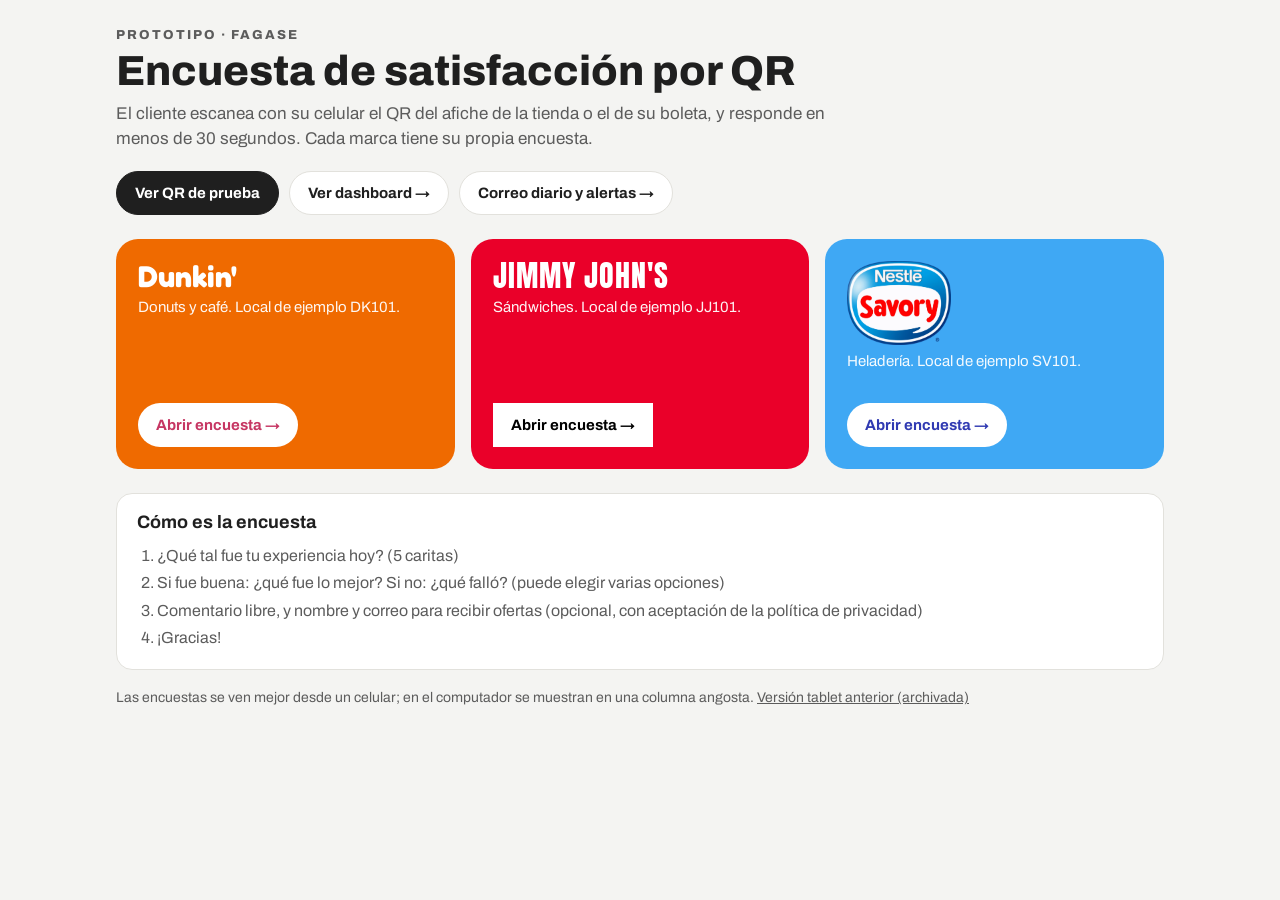
<file: index.html>
<!doctype html>
<html lang="es">
<head>
<meta charset="utf-8">
<meta name="viewport" content="width=device-width, initial-scale=1">
<meta name="robots" content="noindex, nofollow">
<title>Encuesta por QR · Prototipo</title>
<link rel="preconnect" href="https://fonts.googleapis.com">
<link rel="stylesheet" href="https://fonts.googleapis.com/css2?family=Archivo:wght@400;500;600;700;800&family=Fredoka:wght@600;700&family=Anton&family=Montserrat:ital,wght@0,800;1,800&display=swap">
<style>
:root { color-scheme: light; --fondo: #F4F4F2; --hoja: #FFFFFF; --texto: #1F1F1F; --suave: #5C5C5C; --borde: #E2E1DC; }
* { box-sizing: border-box; }
body { margin: 0; background: var(--fondo); color: var(--texto); font-family: 'Archivo', system-ui, sans-serif; }
.app { max-width: 1080px; margin: 0 auto; padding: 28px 16px 48px; }
.eyebrow { margin: 0; font-size: 13px; font-weight: 800; letter-spacing: 2px; color: var(--suave); }
h1 { margin: 6px 0 0; font-size: clamp(28px, 5vw, 42px); font-weight: 800; }
.sub { margin: 8px 0 0; max-width: 720px; font-size: 17px; line-height: 1.45; color: var(--suave); }
.acciones { display: flex; flex-wrap: wrap; gap: 10px; margin: 20px 0 24px; }
.btn { height: 44px; padding: 0 18px; display: inline-flex; align-items: center; gap: 6px; border-radius: 999px; border: 1px solid var(--borde); background: var(--hoja); color: var(--texto); font: 700 15px 'Archivo', sans-serif; text-decoration: none; }
.btn.oscuro { background: #1F1F1F; border-color: #1F1F1F; color: #FFFFFF; }
.marcas { display: grid; grid-template-columns: repeat(auto-fit, minmax(min(100%, 300px), 1fr)); gap: 16px; }
.marca { display: flex; flex-direction: column; justify-content: space-between; gap: 18px; min-height: 230px; padding: 22px; border-radius: 22px; color: #FFFFFF; text-decoration: none; }
.marca .nombre { font-size: 30px; line-height: 1; }
.marca p { margin: 6px 0 0; font-size: 15px; line-height: 1.4; opacity: 0.95; }
.marca .ir { align-self: flex-start; height: 44px; padding: 0 18px; display: inline-flex; align-items: center; border-radius: 999px; background: #FFFFFF; font: 700 15px 'Archivo', sans-serif; }
.dk { background: #EF6A00; } .dk .nombre { font-family: 'Fredoka', sans-serif; font-weight: 700; } .dk .ir { color: #C63663; }
.jj { background: #EA0029; } .jj .nombre { font-family: 'Anton', sans-serif; letter-spacing: 1px; text-transform: uppercase; } .jj .ir { color: #000000; border-radius: 0; }
.sv { background: #3FA8F4; } .sv .nombre { font-family: 'Montserrat', sans-serif; font-style: italic; font-weight: 800; } .sv .ir { color: #303AB2; }
.flujo { margin-top: 24px; padding: 18px 20px; background: var(--hoja); border: 1px solid var(--borde); border-radius: 16px; }
.flujo h2 { margin: 0 0 10px; font-size: 18px; }
.flujo ol { margin: 0; padding-left: 20px; line-height: 1.7; color: var(--suave); }
.archivo { margin-top: 20px; font-size: 14px; color: var(--suave); }
.archivo a { color: inherit; }
</style>
</head>
<body>
<div class="app">
  <p class="eyebrow">PROTOTIPO · FAGASE</p>
  <h1>Encuesta de satisfacción por QR</h1>
  <p class="sub">El cliente escanea con su celular el QR del afiche de la tienda o el de su boleta, y responde en menos de 30 segundos. Cada marca tiene su propia encuesta.</p>
  <div class="acciones">
    <a class="btn oscuro" href="qr.html">Ver QR de prueba</a>
    <a class="btn" href="dashboard.html">Ver dashboard →</a>
    <a class="btn" href="correo.html">Correo diario y alertas →</a>
  </div>
  <section class="marcas">
    <a class="marca dk" href="dunkin/?l=DK101&amp;c=tienda"><div><div class="nombre">Dunkin'</div><p>Donuts y café. Local de ejemplo DK101.</p></div><span class="ir">Abrir encuesta →</span></a>
    <a class="marca jj" href="jj/?l=JJ101&amp;c=tienda"><div><div class="nombre">Jimmy John's</div><p>Sándwiches. Local de ejemplo JJ101.</p></div><span class="ir">Abrir encuesta →</span></a>
    <a class="marca sv" href="savory/?l=SV101&amp;c=tienda"><div><img src="img/marcas/savory-logo.webp" alt="Savory" style="display: block; width: 104px; height: 84px"><p>Heladería. Local de ejemplo SV101.</p></div><span class="ir">Abrir encuesta →</span></a>
  </section>
  <section class="flujo">
    <h2>Cómo es la encuesta</h2>
    <ol>
      <li>¿Qué tal fue tu experiencia hoy? (5 caritas)</li>
      <li>Si fue buena: ¿qué fue lo mejor? Si no: ¿qué falló? (puede elegir varias opciones)</li>
      <li>Comentario libre, y nombre y correo para recibir ofertas (opcional, con aceptación de la política de privacidad)</li>
      <li>¡Gracias!</li>
    </ol>
  </section>
  <p class="archivo">Las encuestas se ven mejor desde un celular; en el computador se muestran en una columna angosta. <a href="tablet.html">Versión tablet anterior (archivada)</a></p>
</div>
</body>
</html>
</file>
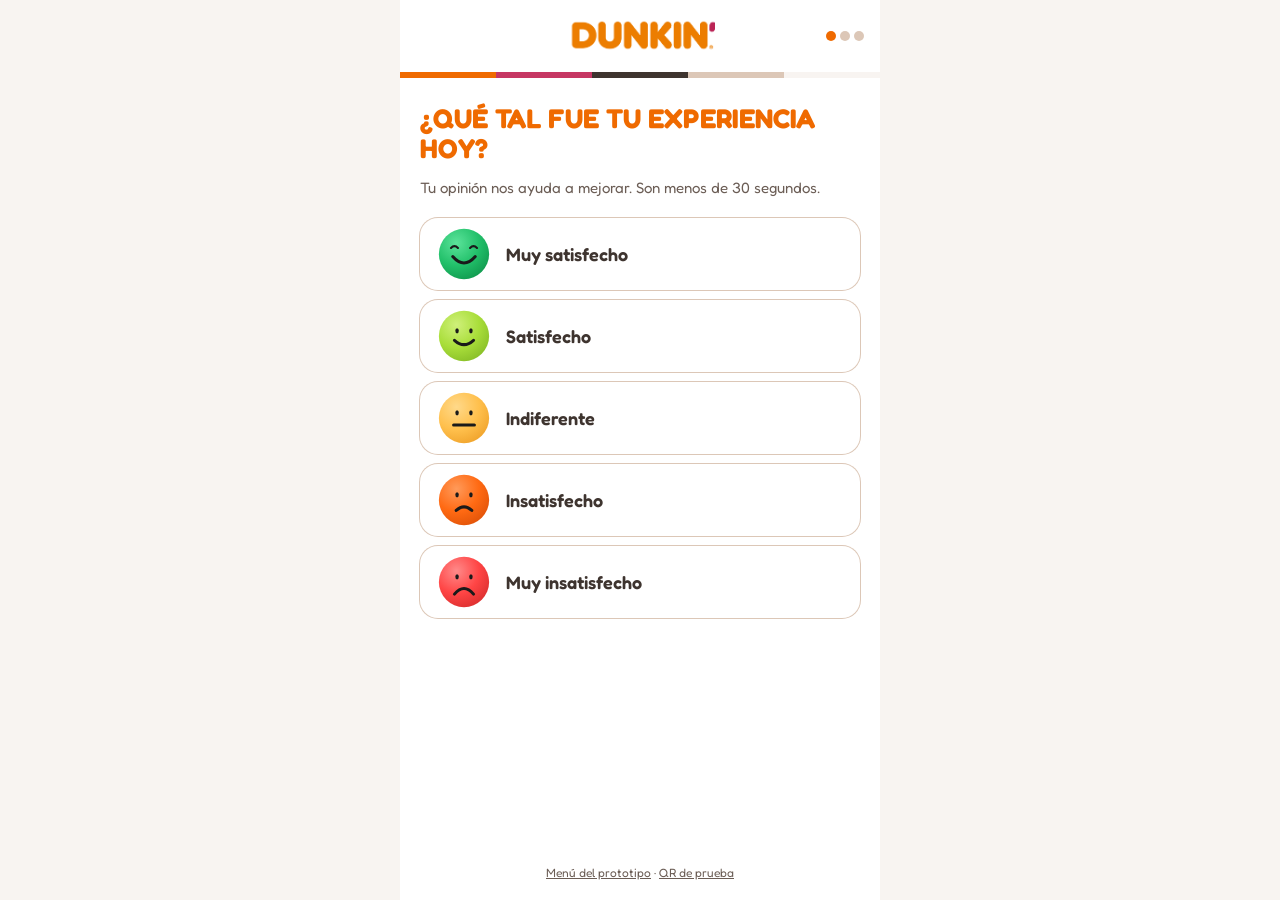
<file: dunkin/index.html>
<!doctype html>
<html lang="es">
<head>
<meta charset="utf-8">
<meta name="viewport" content="width=device-width, initial-scale=1, viewport-fit=cover">
<meta name="robots" content="noindex, nofollow">
<meta name="theme-color" content="#EF6A00">
<title>Dunkin' · ¿Qué tal tu experiencia?</title>
<link rel="preconnect" href="https://fonts.googleapis.com">
<link rel="stylesheet" href="https://fonts.googleapis.com/css2?family=Fredoka:wght@500;600;700&family=Fraunces:opsz,wght@9..144,700&display=swap">
<link rel="stylesheet" href="../css/movil.css?v=11">
<style>
/* Según el Dunkin' International Brand Playbook (2023): naranjo #EF6A00 como color dominante, rosado #C63663
   de acento, café espresso #3E342F para el texto, crema #F8F4F1 y latte #DCC7B7 para fondos y bordes.
   Títulos en mayúsculas con letra redondeada y gruesa (Dunkin' Sans Extra Bold; aquí Fredoka como equivalente
   libre) y un toque de serif (Dunkin' Serif Bold; aquí Fraunces). */
:root {
  --naranjo: #EF6A00; --rosado: #C63663; --espresso: #3E342F; --crema: #F8F4F1; --latte: #DCC7B7;
  --fondo: var(--crema); --hoja: #FFFFFF; --tarjeta: #FFFFFF; --texto: var(--espresso); --texto-suave: #6B5D55; --titulo: var(--naranjo);
  --primario: var(--naranjo); --sobre-primario: #FFFFFF; --borde: var(--latte); --sel-fondo: #FDEBDD; --ofertas-fondo: var(--crema);
  --cab-fondo: #FFFFFF; --cab-texto: var(--espresso); --progreso-vacio: var(--latte);
  --fuente: 'Fredoka', system-ui, sans-serif; --fuente-titulo: 'Fredoka', system-ui, sans-serif; --fuente-boton: 'Fredoka', system-ui, sans-serif;
  --peso-titulo: 700; --mayus: uppercase; --espaciado-titulo: 0.3px; --mayus-boton: uppercase; --espaciado-boton: 0.5px;
  --radio: 18px; --radio-chip: 999px; --radio-boton: 999px; --radio-campo: 12px;
}
/* Franja de los cinco colores de marca, como en las piezas del playbook */
.cab { position: relative; padding-bottom: 20px; }
.cab::after { content: ''; position: absolute; left: 0; right: 0; bottom: 0; height: 6px; background: linear-gradient(90deg, var(--naranjo) 0 20%, var(--rosado) 20% 40%, var(--espresso) 40% 60%, var(--latte) 60% 80%, var(--crema) 80% 100%); }
.logo-dk { position: relative; width: 150px; height: 32px; overflow: hidden; }
.logo-dk img { position: absolute; left: 0; top: -10px; width: 230px; height: 50px; }
.progreso span.lleno { background: var(--naranjo); }
h1 { font-size: 27px; line-height: 1.1; }
h1 .serif, h2 .serif { display: block; margin-top: 6px; font-family: 'Fraunces', Georgia, serif; font-weight: 700; text-transform: none; letter-spacing: 0; font-size: 0.68em; color: var(--rosado); }
.cara-fila { border-color: transparent; box-shadow: 0 0 0 1px var(--latte); }
.cara-fila:active, .cara-fila.tocado { box-shadow: 0 0 0 2px var(--naranjo); }
.chip.sel { background: var(--naranjo); border-color: var(--naranjo); }
.ofertas { border: 1px solid var(--latte); }
.enlace { color: var(--rosado); }
.gracias h1 { font-size: 38px; }
</style>
</head>
<body>
<div id="app"></div>
<script>
window.MARCA = {
  clave: 'Dunkin', nombre: "Dunkin'",
  logo: '<div class="logo-dk"><img src="../img/marcas/dunkin-logo-productos.png" alt="Dunkin"></div>',
  imagen: '<img class="imagen" src="../img/productos/04-cafe-con-dona.png" alt="">',
  textos: {
    pregunta: '¿Qué tal fue tu experiencia hoy?',
    positiva: '¡Qué bueno! ¿Qué fue lo mejor?',
    neutra: '¿Qué podríamos hacer mejor?', negativa: 'Lo sentimos. ¿Qué falló?',
    ofertas: '¿Quieres recibir ofertas y descuentos?', gracias: '¡Gracias!<span class="serif">Que tengas un día con energía positiva.</span>'
  },
  gusto: ['Calidad del producto', 'Rapidez de atención', 'Amabilidad del personal', 'Pedido correcto', 'Limpieza del local', 'Variedad de productos'],
  mejorar: ['Calidad del producto', 'Demora en la atención', 'Atención del personal', 'Pedido incorrecto', 'Limpieza del local', 'Faltaban productos']
};
</script>
<script src="../js/config.js?v=11"></script>
<script src="../js/politica.js?v=11"></script>
<script src="../js/movil.js?v=12"></script>
</body>
</html>
</file>
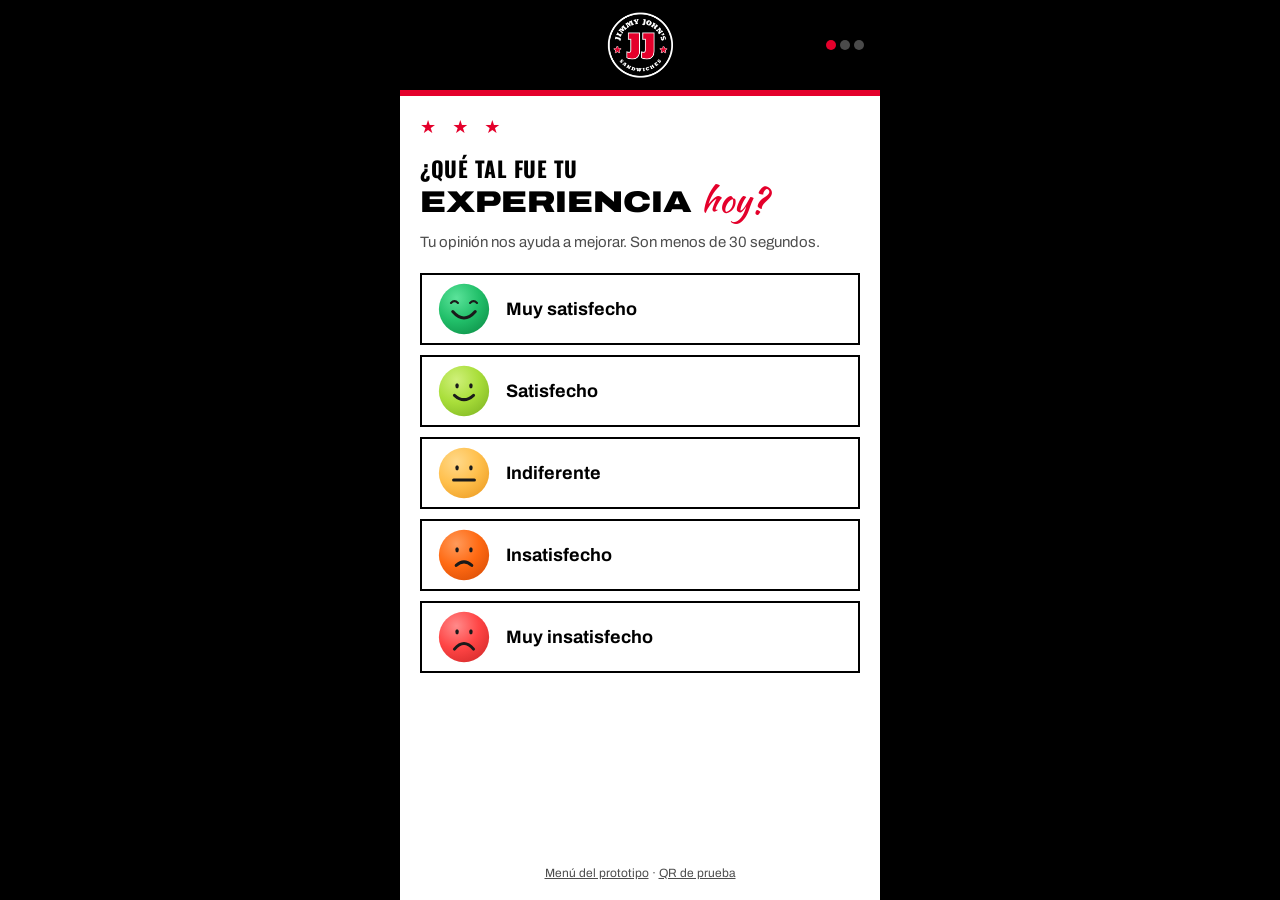
<file: jj/index.html>
<!doctype html>
<html lang="es">
<head>
<meta charset="utf-8">
<meta name="viewport" content="width=device-width, initial-scale=1, viewport-fit=cover">
<meta name="robots" content="noindex, nofollow">
<meta name="theme-color" content="#000000">
<title>Jimmy John's · ¿Qué tal tu experiencia?</title>
<link rel="preconnect" href="https://fonts.googleapis.com">
<link rel="stylesheet" href="https://fonts.googleapis.com/css2?family=Archivo:wdth,wght@100,500;100,600;100,700;125,800;125,900&family=Oswald:wght@600;700&family=Kaushan+Script&display=swap">
<link rel="stylesheet" href="../css/movil.css?v=11">
<style>
/* Según el Brand Immersion de Jimmy John's: negro, rojo #E4002B y blanco; títulos condensados y anchos
   en mayúsculas, una palabra de acento en caligrafía roja y estrellas como recurso gráfico. */
:root {
  --rojo: #E4002B;
  --fondo: #000000; --hoja: #FFFFFF; --tarjeta: #FFFFFF; --texto: #000000; --texto-suave: #4D4D4D; --titulo: #000000;
  --primario: #E4002B; --sobre-primario: #FFFFFF; --borde: #000000; --sel-fondo: #FFE5EA; --ofertas-fondo: #F4F4F4;
  --cab-fondo: #000000; --cab-texto: #FFFFFF; --progreso-vacio: #4A4A4A;
  --fuente: 'Archivo', system-ui, sans-serif; --fuente-titulo: 'Archivo', system-ui, sans-serif; --fuente-boton: 'Archivo', system-ui, sans-serif;
  --peso-titulo: 900; --mayus: uppercase; --espaciado-titulo: 0; --mayus-boton: uppercase; --espaciado-boton: 0.5px;
  --radio: 0; --radio-chip: 0; --radio-boton: 0; --radio-campo: 0;
}
.cab { padding: 12px 16px; border-bottom: 6px solid var(--rojo); }
.logo img { display: block; width: 66px; height: 66px; }
.progreso span.lleno { background: var(--rojo); }

/* Títulos: línea condensada + línea ancha + acento en caligrafía roja */
h1, h2 { font-stretch: 125%; line-height: 1.02; }
h1 { font-size: 30px; }
h1 .chico, h2 .chico { display: block; margin-bottom: 4px; font-family: 'Oswald', sans-serif; font-stretch: normal; font-weight: 700; font-size: 0.72em; letter-spacing: 0.5px; }
h1 .script, h2 .script { font-family: 'Kaushan Script', cursive; font-stretch: normal; font-weight: 400; text-transform: none; color: var(--rojo); font-size: 1.12em; }
.cuerpo::before { content: '★ ★ ★'; color: var(--rojo); font-size: 18px; letter-spacing: 6px; }

.cara-fila { border: 2px solid #000000; font-weight: 700; }
.cara-fila:active, .cara-fila.tocado { background: var(--rojo); color: #FFFFFF; border-color: var(--rojo); }
.chip { border: 2px solid #000000; font-weight: 700; }
.chip.sel { background: var(--rojo); border-color: var(--rojo); color: #FFFFFF; }
.principal { font-stretch: 125%; font-weight: 900; font-size: 18px; }
.ofertas { border: 2px solid #000000; background: #FFFFFF; }
.ofertas h2 { font-size: 20px; }

/* Gracias en negro, como las piezas de la marca */
.gracias { background: #000000; color: #FFFFFF; }
.gracias::before { color: var(--rojo); }
.gracias h1 { color: #FFFFFF; font-size: 42px; }
.gracias .sub { color: #D9D9D9; }
.gracias .sub b { color: #FFFFFF; }
.sello-grande { width: 150px; height: 150px; }
.tagline { margin-top: 6px; font-family: 'Oswald', sans-serif; font-weight: 700; font-size: 24px; line-height: 1.05; text-transform: uppercase; color: #FFFFFF; }
.tagline span { display: inline-block; margin-top: 4px; padding: 0 6px; background: var(--rojo); }
</style>
</head>
<body>
<div id="app"></div>
<script>
window.MARCA = {
  clave: "Jimmy John's", nombre: "Jimmy John's",
  logo: '<img src="../img/marcas/jj-sello.png" alt="Jimmy John&#39;s">',
  imagen: '<img class="imagen sello-grande" src="../img/marcas/jj-sello.png" alt=""><div class="tagline">The sandwich of<br><span>sandwiches</span></div>',
  textos: {
    pregunta: '<span class="chico">¿Qué tal fue tu</span>experiencia <span class="script">hoy?</span>',
    positiva: '<span class="chico">¡Buenísimo!</span>¿Qué fue lo <span class="script">mejor?</span>',
    neutra: '<span class="chico">Cuéntanos</span>¿Qué podemos <span class="script">mejorar?</span>',
    negativa: '<span class="chico">Lo sentimos</span>¿Qué <span class="script">falló?</span>',
    ofertas: '<span class="chico">¿Quieres recibir</span><span class="script">ofertas?</span>',
    gracias: '¡Gracias!'
  },
  gusto: ['Sabor del sándwich', 'Ingredientes frescos', 'Rapidez (freaky fast)', 'Pedido correcto', 'Amabilidad del personal', 'Limpieza del local'],
  mejorar: ['Sabor del sándwich', 'Ingredientes poco frescos', 'Demora en la entrega', 'Pedido incorrecto', 'Atención del personal', 'Limpieza del local']
};
</script>
<script src="../js/config.js?v=11"></script>
<script src="../js/politica.js?v=11"></script>
<script src="../js/movil.js?v=12"></script>
</body>
</html>
</file>
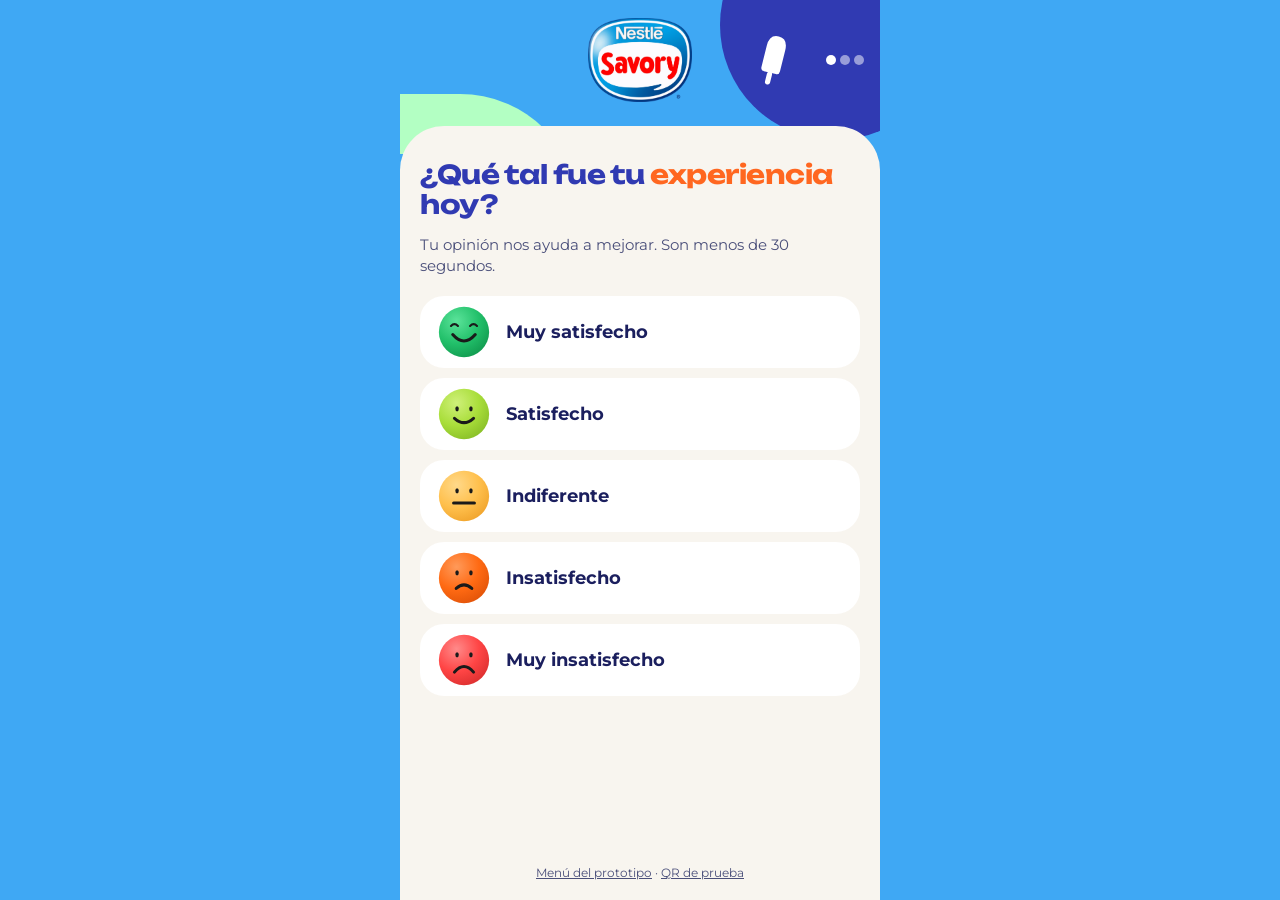
<file: savory/index.html>
<!doctype html>
<html lang="es">
<head>
<meta charset="utf-8">
<meta name="viewport" content="width=device-width, initial-scale=1, viewport-fit=cover">
<meta name="robots" content="noindex, nofollow">
<meta name="theme-color" content="#3FA8F4">
<title>Savory · ¿Qué tal tu experiencia?</title>
<link rel="preconnect" href="https://fonts.googleapis.com">
<link rel="stylesheet" href="https://fonts.googleapis.com/css2?family=Unbounded:wght@600;700;800&family=Montserrat:wght@500;600;700;800&display=swap">
<link rel="stylesheet" href="../css/movil.css?v=11">
<style>
/* Según el Brand Guidelines de Savory (2021): celeste Savory #3FA8F4 como color principal, secundarios en pares
   (Combinatoria), fondos crema, formas curvas tipo ola, íconos planos en blanco, títulos anchos (Agrandir,
   aquí Unbounded como equivalente libre) y texto en Montserrat. */
:root {
  --celeste: #3FA8F4; --azul: #303AB2; --morado: #6E3FA3; --naranjo: #FF6720; --verde: #009739; --arena: #EED484;
  --celeste-claro: #BBE5FF; --lila: #D2B3FF; --rosado: #F5D5E5; --menta: #B3FFC3; --durazno: #FFC6AE; --crema: #F8F5EF;
  --fondo: var(--celeste); --hoja: transparent; --tarjeta: #FFFFFF; --texto: #1B1F5E; --texto-suave: #4A4F7A; --titulo: var(--azul);
  --primario: var(--azul); --sobre-primario: #FFFFFF; --borde: transparent; --sel-fondo: var(--celeste-claro); --ofertas-fondo: #FFFFFF;
  --cab-fondo: transparent; --cab-texto: #FFFFFF; --progreso-vacio: rgba(255, 255, 255, 0.5);
  --fuente: 'Montserrat', system-ui, sans-serif; --fuente-titulo: 'Unbounded', 'Montserrat', sans-serif; --fuente-boton: 'Montserrat', system-ui, sans-serif;
  --peso-titulo: 700; --mayus: none; --espaciado-titulo: -0.5px; --mayus-boton: none; --espaciado-boton: 0;
  --radio: 24px; --radio-chip: 999px; --radio-boton: 999px; --radio-campo: 16px;
  /* Par de colores de cada pantalla (se cambia abajo según el paso) */
  --par-1: var(--azul); --par-2: var(--menta);
}
body:has(.chips) { --par-1: var(--naranjo); --par-2: var(--durazno); }
body:has(.ofertas) { --par-1: var(--morado); --par-2: var(--lila); }
body:has(.gracias) { --par-1: var(--verde); --par-2: var(--rosado); }

/* Cabecera celeste con dos formas curvas del par de colores y un ícono plano blanco */
.cab { position: relative; overflow: hidden; padding: 18px 16px 52px; background: var(--celeste); }
.cab::before { content: ''; position: absolute; right: -70px; top: -90px; width: 230px; height: 230px; border-radius: 50%; background: var(--par-1); }
.cab::after { content: ''; position: absolute; left: -40px; bottom: -70px; width: 220px; height: 130px; border-radius: 0 120px 0 0; background: var(--par-2); }
.cab > * { position: relative; z-index: 1; }
.logo-sv { display: block; width: 104px; height: 84px; }
.icono { position: absolute; z-index: 1; right: 26px; bottom: 16px; width: 26px; height: 52px; transform: rotate(14deg); }
.progreso span.lleno { background: #FFFFFF; }

/* Hoja crema con la esquina curva grande, como los layouts del manual */
.cuerpo { position: relative; z-index: 2; margin-top: -28px; padding-top: 28px; background: var(--crema); border-radius: 44px 44px 0 0; }
.pie { background: var(--crema); }
h1 { font-size: 26px; line-height: 1.15; }
h1 .acento, h2 .acento { color: var(--naranjo); }
.cara-fila { background: #FFFFFF; border: 2px solid #FFFFFF; font-weight: 700; color: var(--texto); }
.cara-fila:active, .cara-fila.tocado { background: var(--celeste-claro); border-color: var(--celeste); }
.chip { background: #FFFFFF; border: 2px solid #FFFFFF; font-weight: 700; color: var(--texto); }
.chip.sel { background: var(--azul); border-color: var(--azul); color: #FFFFFF; }
.principal { font-weight: 800; font-size: 18px; }
.ofertas { border-radius: 28px; }
.ofertas h2 { font-size: 19px; line-height: 1.2; }
textarea, input[type="text"], input[type="email"] { background: #FFFFFF; border-color: #FFFFFF; }
textarea:focus, input:focus { border-color: var(--celeste); }
.ofertas input[type="text"], .ofertas input[type="email"] { background: var(--crema); border-color: var(--crema); }

/* Gracias: bloque celeste con paleta blanca, como el cierre del manual */
.gracias h1 { font-size: 36px; color: var(--azul); }
.bloque-gracias { position: relative; width: 210px; height: 230px; border-radius: 40px 40px 40px 0; background: var(--celeste); overflow: hidden; }
.bloque-gracias::before { content: ''; position: absolute; left: -50px; bottom: -60px; width: 200px; height: 120px; border-radius: 0 110px 0 0; background: var(--par-2); }
.bloque-gracias::after { content: ''; position: absolute; right: -50px; top: -50px; width: 130px; height: 130px; border-radius: 50%; background: var(--par-1); }
.bloque-gracias svg { position: absolute; z-index: 1; left: 50%; top: 50%; width: 64px; height: 128px; transform: translate(-50%, -50%) rotate(-10deg); }
</style>
</head>
<body>
<div id="app"></div>
<script>
// Paleta plana en blanco, al estilo de la iconografía de Savory
const PALETA = '<svg viewBox="0 0 60 120" aria-hidden="true"><path d="M8 32 Q8 4 30 4 Q52 4 52 32 V82 Q52 90 44 90 H16 Q8 90 8 82 Z" fill="#FFFFFF"/><rect x="24" y="88" width="12" height="30" rx="6" fill="#FFFFFF"/></svg>';
window.MARCA = {
  clave: 'Savory', nombre: 'Savory',
  logo: '<img class="logo-sv" src="../img/marcas/savory-logo.webp" alt="Savory">' + PALETA.replace('<svg ', '<svg class="icono" '),
  imagen: '<div class="bloque-gracias">' + PALETA + '</div>',
  textos: {
    pregunta: '¿Qué tal fue tu <span class="acento">experiencia</span> hoy?', positiva: '¡Qué rico! ¿Qué fue <span class="acento">lo mejor?</span>',
    neutra: '¿Qué podríamos <span class="acento">hacer mejor?</span>', negativa: 'Lo sentimos. <span class="acento">¿Qué falló?</span>',
    ofertas: '¿Quieres recibir <span class="acento">ofertas y descuentos?</span>', gracias: '¡Gracias!'
  },
  gusto: ['Sabor del helado', 'Variedad de sabores', 'Textura y temperatura', 'Atención del personal', 'Rapidez', 'Limpieza del local'],
  mejorar: ['Sabor del helado', 'Pocos sabores disponibles', 'Textura o temperatura', 'Atención del personal', 'Demora en la atención', 'Limpieza del local']
};
</script>
<script src="../js/config.js?v=11"></script>
<script src="../js/politica.js?v=11"></script>
<script src="../js/movil.js?v=12"></script>
</body>
</html>
</file>
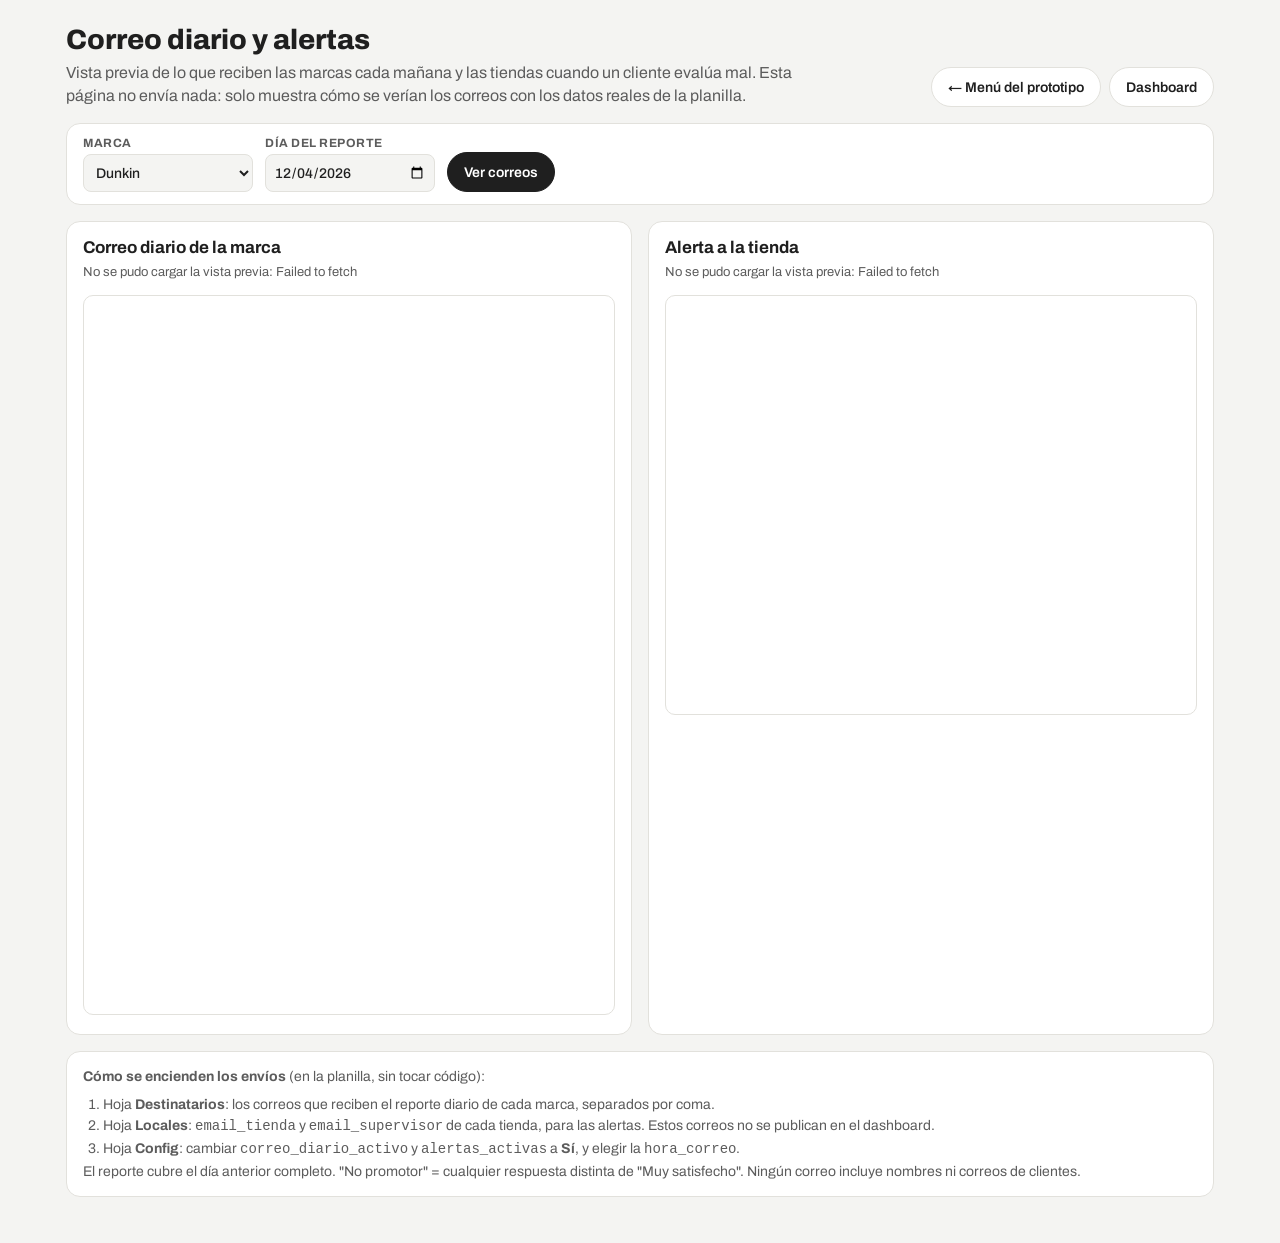
<file: correo.html>
<!doctype html>
<html lang="es">
<head>
<meta charset="utf-8">
<meta name="viewport" content="width=device-width, initial-scale=1">
<meta name="robots" content="noindex, nofollow">
<title>Correos y alertas · Vista previa</title>
<link rel="preconnect" href="https://fonts.googleapis.com">
<link rel="stylesheet" href="https://fonts.googleapis.com/css2?family=Archivo:wght@400;500;600;700;800&display=swap">
<style>
:root { color-scheme: light; --fondo: #F4F4F2; --hoja: #FFFFFF; --texto: #1F1F1F; --suave: #5C5C5C; --borde: #E2E1DC; }
* { box-sizing: border-box; }
body { margin: 0; background: var(--fondo); color: var(--texto); font-family: 'Archivo', system-ui, sans-serif; }
.app { max-width: 1180px; margin: 0 auto; padding: 24px 16px 48px; }
header { display: flex; flex-wrap: wrap; justify-content: space-between; align-items: flex-end; gap: 12px; margin-bottom: 16px; }
h1 { margin: 0; font-size: 28px; font-weight: 800; }
.sub { margin: 6px 0 0; max-width: 760px; color: var(--suave); line-height: 1.45; }
.btn { height: 40px; padding: 0 16px; display: inline-flex; align-items: center; border-radius: 999px; border: 1px solid var(--borde); background: var(--hoja); color: var(--texto); font: 600 14px 'Archivo', sans-serif; text-decoration: none; cursor: pointer; }
.btn.oscuro { background: #1F1F1F; border-color: #1F1F1F; color: #FFFFFF; }
.controles { display: flex; flex-wrap: wrap; gap: 12px; align-items: flex-end; padding: 12px 16px; margin-bottom: 16px; background: var(--hoja); border: 1px solid var(--borde); border-radius: 14px; }
.controles label { display: flex; flex-direction: column; gap: 4px; font-size: 12px; font-weight: 700; color: var(--suave); text-transform: uppercase; letter-spacing: 0.5px; }
.controles select, .controles input { height: 38px; min-width: 170px; border-radius: 8px; border: 1px solid var(--borde); background: var(--fondo); color: var(--texto); font: 500 14px 'Archivo', sans-serif; padding: 0 8px; }
.columnas { display: grid; grid-template-columns: repeat(auto-fit, minmax(min(100%, 520px), 1fr)); gap: 16px; }
.panel { background: var(--hoja); border: 1px solid var(--borde); border-radius: 14px; padding: 16px; min-width: 0; }
.panel h2 { margin: 0; font-size: 17px; }
.meta { margin: 6px 0 12px; font-size: 13px; color: var(--suave); line-height: 1.5; }
.meta b { color: var(--texto); }
.estado { display: inline-flex; align-items: center; gap: 6px; font-weight: 700; }
.estado::before { content: ''; width: 8px; height: 8px; border-radius: 999px; background: currentColor; }
.estado.on { color: #0C7A0C; } .estado.off { color: #8A6100; }
iframe { width: 100%; height: 720px; border: 1px solid var(--borde); border-radius: 10px; background: #FFFFFF; }
.nota { margin-top: 16px; padding: 14px 16px; background: var(--hoja); border: 1px solid var(--borde); border-radius: 14px; color: var(--suave); font-size: 14px; line-height: 1.55; }
.nota ol { margin: 6px 0 0; padding-left: 20px; }
</style>
</head>
<body>
<div class="app">
  <header>
    <div>
      <h1>Correo diario y alertas</h1>
      <p class="sub">Vista previa de lo que reciben las marcas cada mañana y las tiendas cuando un cliente evalúa mal. Esta página no envía nada: solo muestra cómo se verían los correos con los datos reales de la planilla.</p>
    </div>
    <div style="display: flex; gap: 8px; flex-wrap: wrap">
      <a class="btn" href="index.html">← Menú del prototipo</a>
      <a class="btn" href="dashboard.html">Dashboard</a>
    </div>
  </header>

  <section class="controles">
    <label>Marca<select id="c-marca"><option>Dunkin</option><option>Jimmy John's</option><option>Savory</option></select></label>
    <label>Día del reporte<input id="c-fecha" type="date"></label>
    <button class="btn oscuro" id="c-ver" type="button">Ver correos</button>
  </section>

  <section class="columnas">
    <div class="panel">
      <h2>Correo diario de la marca</h2>
      <p class="meta" id="m-correo">Cargando…</p>
      <iframe id="f-correo" title="Vista previa del correo diario" sandbox=""></iframe>
    </div>
    <div class="panel">
      <h2>Alerta a la tienda</h2>
      <p class="meta" id="m-alerta">Cargando…</p>
      <iframe id="f-alerta" title="Vista previa de la alerta a la tienda" sandbox="" style="height: 420px"></iframe>
    </div>
  </section>

  <div class="nota">
    <b>Cómo se encienden los envíos</b> (en la planilla, sin tocar código):
    <ol>
      <li>Hoja <b>Destinatarios</b>: los correos que reciben el reporte diario de cada marca, separados por coma.</li>
      <li>Hoja <b>Locales</b>: <code>email_tienda</code> y <code>email_supervisor</code> de cada tienda, para las alertas. Estos correos no se publican en el dashboard.</li>
      <li>Hoja <b>Config</b>: cambiar <code>correo_diario_activo</code> y <code>alertas_activas</code> a <b>Sí</b>, y elegir la <code>hora_correo</code>.</li>
    </ol>
    El reporte cubre el día anterior completo. "No promotor" = cualquier respuesta distinta de "Muy satisfecho". Ningún correo incluye nombres ni correos de clientes.
  </div>
</div>
<script src="js/config.js?v=12"></script>
<script>
const url = window.CONFIG.APPS_SCRIPT_URL;
const ayer = new Date(Date.now() - 864e5);
document.getElementById('c-fecha').value = ayer.getFullYear() + '-' + String(ayer.getMonth() + 1).padStart(2, '0') + '-' + String(ayer.getDate()).padStart(2, '0');

const estadoTxt = (activo, n, quien) => `${activo ? '<span class="estado on">Envío encendido</span>' : '<span class="estado off">Envío apagado</span>'} · ${n ? `${n} ${quien}` : `sin ${quien} configurados`}`;
const e = (t) => String(t).replace(/[&<>"']/g, (c) => ({ '&': '&amp;', '<': '&lt;', '>': '&gt;', '"': '&quot;', "'": '&#39;' }[c]));

async function ver() {
  const marca = document.getElementById('c-marca').value;
  const fecha = document.getElementById('c-fecha').value;
  const mC = document.getElementById('m-correo'), mA = document.getElementById('m-alerta');
  mC.textContent = mA.textContent = 'Cargando…';
  try {
    const [c, a] = await Promise.all([
      fetch(`${url}?accion=correo&marca=${encodeURIComponent(marca)}&fecha=${fecha}&t=${Date.now()}`).then((r) => r.json()),
      fetch(`${url}?accion=alerta_prueba&marca=${encodeURIComponent(marca)}&t=${Date.now()}`).then((r) => r.json())
    ]);
    if (!c.ok || !a.ok) throw new Error(c.error || a.error || 'respuesta inválida');
    mC.innerHTML = `<b>Asunto:</b> ${e(c.asunto)}<br>${estadoTxt(c.activo, c.destinatarios, 'destinatarios')}`;
    mA.innerHTML = `<b>Asunto:</b> ${e(a.asunto)}<br>${estadoTxt(a.activo, a.destinatarios, 'destinatarios para esa tienda')} · se envía cuando un cliente marca Insatisfecho o Muy insatisfecho`;
    document.getElementById('f-correo').srcdoc = c.html;
    document.getElementById('f-alerta').srcdoc = a.html;
  } catch (err) {
    mC.textContent = mA.textContent = 'No se pudo cargar la vista previa: ' + err.message;
  }
}
document.getElementById('c-ver').addEventListener('click', ver);
document.getElementById('c-marca').addEventListener('change', ver);
ver();
</script>
</body>
</html>
</file>
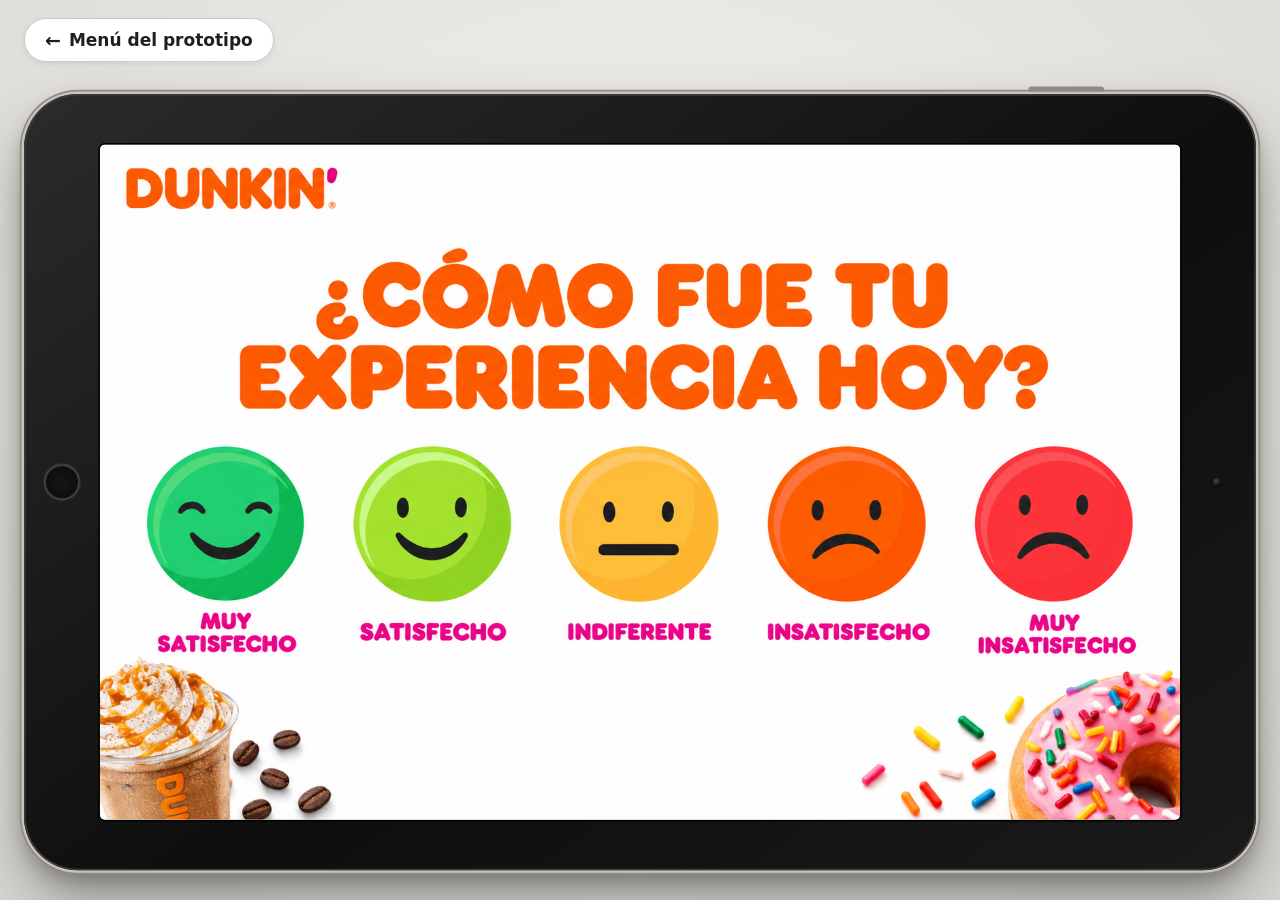
<file: dunkin-actual.html>
<!doctype html>
<html lang="es">
<head>
<meta charset="utf-8">
<meta name="viewport" content="width=device-width, initial-scale=1, maximum-scale=1, user-scalable=no">
<meta name="robots" content="noindex, nofollow">
<title>Dunkin · Flujo actual</title>
<link rel="preconnect" href="https://fonts.googleapis.com">
<link rel="stylesheet" href="https://fonts.googleapis.com/css2?family=Fredoka:wght@500;600;700&family=Roboto:wght@400;500&display=swap">
<link rel="stylesheet" href="css/app.css?v=10">
</head>
<body>
<div id="escenario"></div>
<script src="js/config.js?v=10"></script>
<script src="js/comun.js?v=10"></script>
<script>
// Flujo actual de Dunkin: cada paso es la captura de la tablet con zonas táctiles encima.
// Las coordenadas están medidas sobre las imágenes originales de 1586 x 992 px.
const K = 1280 / 1586;
const esc = (a) => ({ x: Math.round(a[0] * K), y: Math.round(a[1] * K), w: Math.round(a[2] * K), h: Math.round(a[3] * K) });
const ATRIBUTOS = ['calidad', 'exactitud', 'velocidad', 'amabilidad', 'limpieza'];

const filaCaras = (centros, y0, y1) => centros.map((cx, i) => ({ r: [cx - 140, y0, 280, y1 - y0], label: CARAS[i], valor: CARAS[i] }));

const PASOS = [
  { img: '02-experiencia', alt: '¿Cómo fue tu experiencia hoy?', campo: 'experiencia', zonas: filaCaras([184, 488, 792, 1097, 1401], 430, 760) },
  { img: '03-cliente-delivery', alt: 'Selecciona la opción que mejor te identifica', campo: 'tipo_cliente', volver: [1330, 30, 226, 90],
    zonas: [{ r: [298, 532, 486, 133], label: 'Soy cliente', valor: 'Cliente' }, { r: [806, 532, 488, 133], label: 'Soy delivery', valor: 'Delivery', saltar: 3 }] },
  { img: '04-tipo-producto', alt: 'Indica el tipo de producto', campo: 'producto', volver: [1340, 42, 216, 82],
    zonas: [[34, 408, 495, 228, 'Donuts'], [549, 408, 489, 228, 'Bebidas calientes'], [1057, 408, 495, 228, 'Bebidas frías'], [269, 679, 512, 229, 'Sándwiches'], [804, 679, 512, 229, 'Muffins']].map((p) => ({ r: p.slice(0, 4), label: p[4], valor: p[4] })) },
  { img: '05-calidad', alt: 'Satisfacción con la calidad', campo: 'calidad', volver: [1308, 34, 240, 94], zonas: filaCaras([162, 477, 793, 1109, 1425], 480, 830) },
  { img: '06-exactitud-pedido', alt: 'Satisfacción con la exactitud del pedido', campo: 'exactitud', volver: [1324, 32, 231, 96], zonas: filaCaras([157, 472, 792, 1110, 1425], 515, 860) },
  { img: '07-velocidad', alt: 'Satisfacción con la velocidad del servicio', campo: 'velocidad', volver: [1346, 55, 211, 79], zonas: filaCaras([158, 471, 789, 1108, 1425], 505, 845) },
  { img: '08-amabilidad', alt: 'Satisfacción con la amabilidad del servicio', campo: 'amabilidad', volver: [1321, 40, 235, 91], zonas: filaCaras([173, 481, 790, 1098, 1408], 520, 860) },
  { img: '09-limpieza', alt: 'Satisfacción con la limpieza', campo: 'limpieza', volver: [1333, 42, 221, 84], zonas: filaCaras([158, 471, 792, 1108, 1425], 480, 830) },
  { img: '10-recomendacion', alt: '¿Recomendarías Dunkin a algún amigo o familiar?', campo: 'nps', volver: [1285, 32, 270, 99],
    zonas: [88, 228, 369, 509, 650, 791, 932, 1073, 1213, 1354, 1495].map((cx, n) => ({ r: [cx - 64, 722, 128, 128], label: String(n), valor: n })) },
  { img: '11-comentarios', alt: '¡Ayúdanos a mejorar! ¿Algún comentario?', volver: [1364, 37, 186, 73],
    zonas: [{ r: [67, 634, 781, 111], label: 'Siguiente' }],
    textos: [{ id: 'comentario', label: 'Comentario', r: [70, 418, 885, 180], area: true }] },
  { img: '01-contacto', alt: 'Si deseas que te contactemos, ingresa tus datos', volver: [1352, 25, 210, 80],
    zonas: [{ r: [1266, 838, 284, 95], label: 'Finalizar' }],
    textos: [
      { id: 'nombres', label: 'Nombres', r: [476, 535, 498, 71] },
      { id: 'apellidos', label: 'Apellidos', r: [1011, 535, 531, 71] },
      { id: 'email_usuario', label: 'Email: usuario', r: [476, 712, 461, 72] },
      { id: 'email_dominio', label: 'Email: dominio', r: [1042, 712, 500, 72] }
    ] }
];
const GRACIAS = PASOS.length;

let estado;
function reiniciarEstado() {
  estado = { paso: 0, hist: [], reg: nuevoRegistro('Dunkin', 'Actual'), textos: {} };
}

const escenario = document.getElementById('escenario');
if (new URLSearchParams(location.search).has('zonas')) escenario.classList.add('ver-zonas');

function ir(n) {
  estado.hist.push(estado.paso);
  estado.paso = n;
  estado.reg.ultimo_paso = n < GRACIAS ? PASOS[n].alt : 'Gracias';
  if (n === GRACIAS) terminar(true);
  pintar();
}
function volver() {
  if (!estado.hist.length) return;
  estado.paso = estado.hist.pop();
  pintar();
}

function leerTextos() {
  escenario.querySelectorAll('[data-texto]').forEach((el) => { estado.textos[el.dataset.texto] = el.value; });
}

function terminar(completa) {
  const t = estado.textos;
  estado.reg.comentario = t.comentario || '';
  estado.reg.nombres = t.nombres || '';
  estado.reg.apellidos = t.apellidos || '';
  estado.reg.email = (t.email_usuario || t.email_dominio) ? `${t.email_usuario || ''}@${t.email_dominio || ''}` : '';
  estado.reg.completada = completa;
  enviarRegistro(estado.reg);
}

let temporizadorGracias = null;
function pintar() {
  clearTimeout(temporizadorGracias);
  const n = estado.paso;
  if (n === GRACIAS) {
    escenario.innerHTML = `
      <div class="pantalla" style="background: #CB2F63; color: #FFFFFF; display: flex; flex-direction: column; align-items: center; padding-top: 110px">
        <h1 style="margin: 0; font-size: 130px; line-height: 1; font-weight: 700">¡GRACIAS!</h1>
        <p style="margin: 14px 0 0; font-size: 28px; font-weight: 500">Tu opinión nos ayuda a mejorar</p>
        <div class="abs" style="left: 0; bottom: -50px; width: 1280px; display: flex; justify-content: center; align-items: flex-end; gap: 24px">
          <img src="img/productos/02-cafe-caliente.png" alt="" style="height: 350px">
          <img src="img/productos/04-cafe-con-dona.png" alt="" style="height: 400px">
          <img src="img/productos/01-bebida-rosada.png" alt="" style="height: 380px">
          <img src="img/productos/05-cafe-crema-chocolate.png" alt="" style="height: 360px">
        </div>
        <button id="btn-inicio" class="abs" style="right: 24px; top: 24px; height: 56px; padding: 0 24px; border: 3px solid #FFFFFF; border-radius: 14px; background: transparent; font-size: 22px; font-weight: 700; letter-spacing: 1px; color: #FFFFFF">INICIO</button>
      </div>`;
    document.getElementById('btn-inicio').onclick = () => { reiniciarEstado(); pintar(); };
    temporizadorGracias = setTimeout(() => { reiniciarEstado(); pintar(); }, (CONFIG.GRACIAS_SEG || 6) * 1000);
    return;
  }

  const p = PASOS[n];
  let html = `<img class="pantalla" src="img/pantallas/${p.img}.png" alt="${escaparHTML(p.alt)}" style="width: 1280px; height: 800px">`;
  (p.textos || []).forEach((t) => {
    const r = esc(t.r);
    const estilo = `left: ${r.x}px; top: ${r.y}px; width: ${r.w}px; height: ${r.h}px`;
    const valor = escaparHTML(estado.textos[t.id] || '');
    html += t.area
      ? `<textarea class="campo" data-texto="${t.id}" aria-label="${t.label}" maxlength="300" style="${estilo}">${valor}</textarea>`
      : `<input class="campo" data-texto="${t.id}" aria-label="${t.label}" type="text" value="${valor}" autocomplete="off" style="${estilo}">`;
  });
  p.zonas.forEach((z, i) => {
    const r = esc(z.r);
    html += `<button class="zona" data-zona="${i}" aria-label="${escaparHTML(z.label)}" style="left: ${r.x}px; top: ${r.y}px; width: ${r.w}px; height: ${r.h}px"></button>`;
  });
  if (p.volver) {
    const r = esc(p.volver);
    html += `<button class="zona" data-volver aria-label="Volver" style="left: ${r.x}px; top: ${r.y}px; width: ${r.w}px; height: ${r.h}px"></button>`;
  }
  html += `<a class="menu-link" href="tablet.html">Menú del prototipo</a>`;
  escenario.innerHTML = html;

  escenario.querySelectorAll('[data-zona]').forEach((b) => {
    b.onclick = () => {
      const z = p.zonas[Number(b.dataset.zona)];
      leerTextos();
      if (p.campo) estado.reg[p.campo] = z.valor;
      tocarYSeguir(b, () => ir(z.saltar !== undefined ? z.saltar : n + 1));
    };
  });
  const bv = escenario.querySelector('[data-volver]');
  if (bv) bv.onclick = () => { leerTextos(); volver(); };
  escenario.querySelectorAll('[data-texto]').forEach((el) => { el.oninput = () => { estado.textos[el.dataset.texto] = el.value; }; });
  const primero = escenario.querySelector('[data-texto]');
  if (primero) setTimeout(() => primero.focus(), 50);
}

const inactividad = crearInactividad(() => {
  if (estado.paso > 0 && estado.paso < GRACIAS) { leerTextos(); terminar(false); }
  reiniciarEstado();
  pintar();
});

precargar(PASOS.map((p) => `img/pantallas/${p.img}.png`).concat(['02-cafe-caliente', '04-cafe-con-dona', '01-bebida-rosada', '05-cafe-crema-chocolate'].map((f) => `img/productos/${f}.png`)));
reiniciarEstado();
ajustarEscenario();
pintar();
inactividad.reiniciar();
</script>
</body>
</html>
</file>
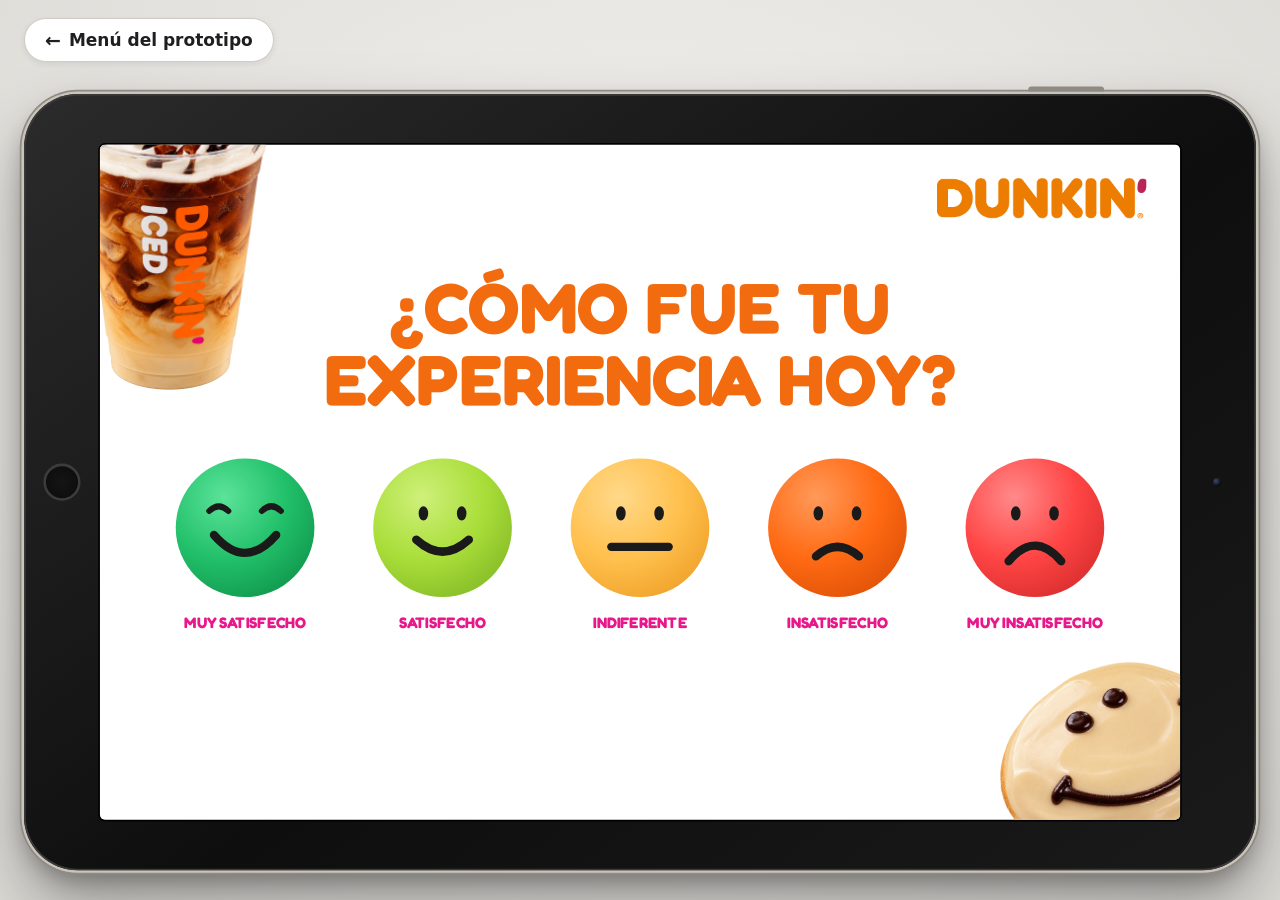
<file: dunkin-propuesto.html>
<!doctype html>
<html lang="es">
<head>
<meta charset="utf-8">
<meta name="viewport" content="width=device-width, initial-scale=1, maximum-scale=1, user-scalable=no">
<meta name="robots" content="noindex, nofollow">
<title>Dunkin · Flujo propuesto</title>
<link rel="preconnect" href="https://fonts.googleapis.com">
<link rel="stylesheet" href="https://fonts.googleapis.com/css2?family=Fredoka:wght@500;600;700&display=swap">
<link rel="stylesheet" href="css/app.css?v=10">
<style>
.logo-dk { position: absolute; width: 170px; height: 36px; overflow: hidden; }
.logo-dk img { position: absolute; left: 0; top: -11px; width: 260px; height: 57px; }
.opcion { height: 104px; border-radius: 20px; border: 2px solid #E7DCD6; background: #FFFFFF; font-size: 24px; font-weight: 600; color: #4A2C22; display: flex; align-items: center; justify-content: space-between; gap: 12px; padding: 0 24px; text-align: left; }
.opcion.sel { background: #E8178A; border-color: #E8178A; color: #FFFFFF; }
.opcion .check { display: none; }
.opcion.sel .check { display: block; }
.circulo { width: 94px; height: 94px; border-radius: 999px; border: none; font-size: 42px; font-weight: 700; color: #FFFFFF; }
</style>
</head>
<body>
<div id="escenario" style="color: #4A2C22"></div>
<script src="js/config.js?v=10"></script>
<script src="js/politica.js?v=11"></script>
<script src="js/comun.js?v=10"></script>
<script>
const MEJORAR = ['Rapidez de atención', 'Amabilidad del personal', 'Calidad del producto', 'Limpieza del local', 'Pedido incompleto o incorrecto', 'Otro motivo'];
const GUSTO = ['Rapidez de atención', 'Amabilidad del personal', 'Calidad del producto', 'Limpieza del local', 'Variedad de productos', 'Otro motivo'];
const NPS_COLORES = ['#A10E2B', '#C3201F', '#D9271C', '#EE3418', '#FF3A12', '#FF3E0D', '#FF5A0A', '#FF8C00', '#E6C200', '#22C42E', '#0BAF2A'];
const PASOS = ['Experiencia', 'Tipo de cliente', 'Seguimiento', 'NPS', 'Comentario', 'Ofertas', 'Gracias'];
const GRACIAS = 6;

const escenario = document.getElementById('escenario');
let estado;
function reiniciarEstado() {
  estado = { paso: 0, hist: [], reg: nuevoRegistro('Dunkin', 'Propuesto'), exp: null, sel: {}, comentario: '' };
}
function ir(n) {
  estado.hist.push(estado.paso);
  estado.paso = n;
  estado.reg.ultimo_paso = PASOS[n];
  if (n === GRACIAS) terminar(true);
  pintar();
}
function volver() { if (estado.hist.length) { estado.paso = estado.hist.pop(); pintar(); } }
function terminar(completa) {
  const lista = estado.exp !== null && estado.exp <= 1 ? GUSTO : MEJORAR;
  const elegidos = lista.filter((o, i) => estado.sel[i]);
  estado.reg.motivos = elegidos.length ? (estado.exp <= 1 ? 'Gustó: ' : 'Mejorar: ') + elegidos.join(', ') : '';
  estado.reg.comentario = estado.comentario;
  estado.reg.completada = completa;
  enviarRegistro(estado.reg);
}

const logo = (x, y) => `<div class="logo-dk" style="left: ${x}px; top: ${y}px"><img src="img/marcas/dunkin-logo-productos.png" alt="Dunkin"></div>`;
const botonVolver = '<button class="volver-dk" data-accion="volver">VOLVER</button>';
const menu = '<a class="menu-link" href="tablet.html">Menú del prototipo</a>';

let temporizadorGracias = null;
function pintar() {
  clearTimeout(temporizadorGracias);
  const n = estado.paso;
  let html = '';
  if (n === 0) {
    html = `
      <img class="abs" src="img/productos/05-cafe-crema-chocolate.png" alt="" style="left: -70px; top: -150px; width: 300px">
      <img class="abs" src="img/productos/03-dona-sonrisa.png" alt="" style="right: -90px; bottom: -80px; width: 320px; transform: rotate(-14deg)">
      <div class="abs" style="right: 40px; top: 36px; width: 260px; height: 55px; overflow: hidden"><img src="img/marcas/dunkin-logo-productos.png" alt="Dunkin" style="position: absolute; left: 0; top: -17px; width: 398px; height: 88px"></div>
      <div class="pantalla" style="display: flex; flex-direction: column; align-items: center; padding-top: 150px">
        <h1 style="margin: 0 0 48px; max-width: 960px; font-size: 84px; line-height: 1.02; font-weight: 700; color: #F26B0F; text-align: center">¿CÓMO FUE TU EXPERIENCIA HOY?</h1>
        <div style="display: flex; gap: 64px">
          ${CARAS.map((c, i) => `<button class="cara" data-cara="${i}" aria-label="${c}">${caraSVG(i, 170)}<span style="font-size: 18px; font-weight: 700; color: #E8178A; text-transform: uppercase">${c}</span></button>`).join('')}
        </div>
      </div>`;
  } else if (n === 1) {
    html = `${logo(40, 28)}${botonVolver}
      <img class="abs" src="img/productos/06-croissant.png" alt="" style="left: -90px; bottom: -70px; width: 430px">
      <img class="abs" src="img/productos/01-bebida-rosada.png" alt="" style="right: -40px; bottom: -50px; height: 430px">
      <div class="pantalla centro">
        <h1 style="margin: 0 0 48px; font-size: 58px; line-height: 1.1; font-weight: 700; color: #F26B0F; text-align: center">Selecciona la opción<br>que mejor te identifica</h1>
        <div style="display: flex; gap: 32px">
          <button data-tipo="Cliente" style="width: 380px; height: 120px; border: none; border-radius: 24px; background: #E8178A; font-size: 38px; font-weight: 700; color: #FFFFFF">SOY CLIENTE</button>
          <button data-tipo="Delivery" style="width: 380px; height: 120px; border: none; border-radius: 24px; background: #F26B0F; font-size: 38px; font-weight: 700; color: #FFFFFF">SOY DELIVERY</button>
        </div>
      </div>`;
  } else if (n === 2) {
    const positivo = estado.exp <= 1;
    const lista = positivo ? GUSTO : MEJORAR;
    html = `${logo(40, 28)}${botonVolver}
      <div class="pantalla centro" style="padding: 70px 120px 40px">
        <h1 style="margin: 0; font-size: 50px; line-height: 1.1; font-weight: 700; text-align: center"><span style="color: #F26B0F">${positivo ? '¡Qué bueno!' : 'Cuéntanos qué pasó.'}</span> <span style="color: #E8178A">${positivo ? '¿Qué fue lo que más te gustó?' : '¿Qué podemos mejorar?'}</span></h1>
        <p style="margin: 10px 0 0; font-size: 22px; font-weight: 500; color: #7A5A4E">Puedes elegir más de una opción</p>
        <div style="display: grid; grid-template-columns: repeat(3, minmax(0, 1fr)); gap: 20px; margin-top: 36px; width: 1040px">
          ${lista.map((o, i) => `<button class="opcion${estado.sel[i] ? ' sel' : ''}" data-opcion="${i}" aria-pressed="${!!estado.sel[i]}"><span>${o}</span><svg class="check" width="34" height="34" viewBox="0 0 24 24" aria-hidden="true"><circle cx="12" cy="12" r="12" fill="#FFFFFF"/><path d="M7 12.5l3.2 3.2L17 9" fill="none" stroke="#E8178A" stroke-width="2.6" stroke-linecap="round" stroke-linejoin="round"/></svg></button>`).join('')}
        </div>
        <div style="width: 1040px; display: flex; justify-content: flex-end; align-items: center; gap: 12px; margin-top: 40px">
          <button data-accion="siguiente" style="height: 64px; padding: 0 24px; border: none; background: transparent; font-size: 22px; font-weight: 600; color: #4A2C22; text-decoration: underline">Omitir</button>
          <button data-accion="siguiente" style="height: 72px; padding: 0 52px; border: none; border-radius: 16px; background: #E8178A; font-size: 26px; font-weight: 700; color: #FFFFFF">Continuar</button>
        </div>
      </div>`;
  } else if (n === 3) {
    html = `${logo(40, 28)}${botonVolver}
      <div class="pantalla centro" style="padding-top: 40px">
        <h1 style="margin: 0 0 64px; max-width: 1100px; font-size: 64px; line-height: 1.1; font-weight: 700; color: #CC3366; text-align: center">¿Recomendarías <span style="color: #F26B0F">DUNKIN'</span> a algún amigo o familiar?</h1>
        <div style="width: 1196px; display: flex; justify-content: space-between; margin-bottom: 12px">
          <span style="background: #E8178A; color: #FFFFFF; border-radius: 12px; padding: 8px 16px; font-size: 18px; font-weight: 700; text-align: center; line-height: 1.1">No<br>recomendaría</span>
          <span style="background: #F26B0F; color: #FFFFFF; border-radius: 12px; padding: 8px 16px; font-size: 18px; font-weight: 700; text-align: center; line-height: 1.1">Recomendaría<br>totalmente</span>
        </div>
        <div style="display: flex; gap: 16px">
          ${NPS_COLORES.map((c, i) => `<button class="circulo" data-nps="${i}" style="background: ${c}">${i}</button>`).join('')}
        </div>
      </div>`;
  } else if (n === 4) {
    html = `
      <div class="pantalla" style="background: #CB2F63; color: #FFFFFF">
        <img class="abs" src="img/productos/02-cafe-caliente.png" alt="" style="right: -40px; bottom: -60px; height: 520px">
        <div class="abs" style="left: 40px; top: 24px; background: #FFFFFF; border-radius: 12px; padding: 6px 12px"><div style="width: 170px; height: 36px; overflow: hidden; position: relative"><img src="img/marcas/dunkin-logo-productos.png" alt="Dunkin" style="position: absolute; left: 0; top: -11px; width: 260px; height: 57px"></div></div>
        <button class="volver-dk" data-accion="volver">VOLVER</button>
        <div class="abs" style="left: 80px; top: 150px; width: 820px; display: flex; flex-direction: column; gap: 24px">
          <label for="comentario" style="font-size: 56px; line-height: 1.08; font-weight: 700">¡Ayúdanos a mejorar!<br>¿Algún comentario?</label>
          <textarea id="comentario" class="campo" maxlength="300" style="position: static; width: 820px; height: 190px; font-size: 26px; color: #4A2C22">${escaparHTML(estado.comentario)}</textarea>
          <div style="display: flex; gap: 16px">
            <button data-accion="siguiente" style="height: 72px; flex: 1; border: none; border-radius: 999px; background: #F26B0F; font-size: 30px; font-weight: 700; color: #FFFFFF">Enviar</button>
            <button data-accion="siguiente" style="height: 72px; padding: 0 28px; border: none; background: transparent; font-size: 24px; font-weight: 600; color: #FFFFFF; text-decoration: underline">Omitir</button>
          </div>
        </div>
      </div>`;
  } else if (n === 5) {
    html = `${logo(40, 28)}${botonVolver}
      <img class="abs" src="img/productos/04-cafe-con-dona.png" alt="" style="left: 30px; bottom: -60px; height: 640px">
      <div class="abs" style="left: 420px; top: 110px; width: 800px; display: flex; flex-direction: column; gap: 16px">
        <h1 style="margin: 0; font-size: 56px; line-height: 1.05; font-weight: 700; color: #F26B0F">¡Recibe ofertas y descuentos!</h1>
        <p style="margin: 0 0 6px; font-size: 24px; font-weight: 500; color: #7A5A4E">Déjanos tu nombre y correo y te enviaremos promociones exclusivas de Dunkin'.</p>
        <label style="font-size: 20px; font-weight: 600; color: #E8178A">Nombre
          <input id="of-nombre" class="campo" type="text" autocomplete="off" value="${valorOferta(estado, 'nombre')}" style="position: static; display: block; margin-top: 6px; width: 760px; height: 64px; border: 2px solid #D8D2CE; border-radius: 12px"></label>
        <label style="font-size: 20px; font-weight: 600; color: #E8178A">Correo
          <input id="of-email" class="campo" type="email" autocomplete="off" value="${valorOferta(estado, 'email')}" style="position: static; display: block; margin-top: 6px; width: 760px; height: 64px; border: 2px solid #D8D2CE; border-radius: 12px"></label>
        <label style="display: flex; align-items: flex-start; gap: 14px; font-size: 19px; font-weight: 500; line-height: 1.35; color: #4A2C22">
          <input id="of-acepta" type="checkbox" ${estado.of && estado.of.acepta ? 'checked' : ''} style="flex: none; width: 30px; height: 30px; margin: 0; accent-color: #E8178A">
          <span>Acepto la <button type="button" data-politica style="padding: 0; border: none; background: none; font: inherit; font-weight: 700; color: #E8178A; text-decoration: underline">Política de privacidad</button> y que FAGASE use mi nombre y correo para enviarme ofertas de Dunkin'. Puedo darme de baja cuando quiera.</span></label>
        <div style="display: flex; align-items: center; gap: 16px; margin-top: 8px">
          <button data-ofertas="si" style="height: 72px; flex: 1; border: none; border-radius: 999px; background: #E8178A; font-size: 28px; font-weight: 700; color: #FFFFFF">Quiero recibir ofertas</button>
          <button data-ofertas="no" style="height: 72px; padding: 0 28px; border: none; background: transparent; font-size: 24px; font-weight: 600; color: #4A2C22; text-decoration: underline">No, gracias</button>
        </div>
      </div>`;
  } else {
    html = `
      <div class="pantalla" style="background: #CB2F63; color: #FFFFFF; display: flex; flex-direction: column; align-items: center; padding-top: 90px">
        <h1 style="margin: 0; font-size: 130px; line-height: 1; font-weight: 700">¡GRACIAS!</h1>
        <p style="margin: 12px 0 0; font-size: 30px; font-weight: 500">Tu opinión nos ayuda a mejorar cada día</p>
        <div class="abs" style="left: 0; bottom: -50px; width: 1280px; display: flex; justify-content: center; align-items: flex-end; gap: 24px">
          <img src="img/productos/02-cafe-caliente.png" alt="" style="height: 350px">
          <img src="img/productos/04-cafe-con-dona.png" alt="" style="height: 400px">
          <img src="img/productos/01-bebida-rosada.png" alt="" style="height: 380px">
          <img src="img/productos/05-cafe-crema-chocolate.png" alt="" style="height: 360px">
        </div>
        <button data-accion="inicio" class="abs" style="right: 24px; top: 24px; height: 56px; padding: 0 24px; border: 3px solid #FFFFFF; border-radius: 14px; background: transparent; font-size: 22px; font-weight: 700; color: #FFFFFF">INICIO</button>
      </div>`;
    temporizadorGracias = setTimeout(() => { reiniciarEstado(); pintar(); }, (CONFIG.GRACIAS_SEG || 6) * 1000);
  }
  escenario.innerHTML = html + menu;

  escenario.querySelectorAll('[data-cara]').forEach((b) => b.onclick = () => {
    estado.exp = Number(b.dataset.cara);
    estado.reg.experiencia = CARAS[estado.exp];
    estado.sel = {};
    tocarYSeguir(b, () => ir(1));
  });
  escenario.querySelectorAll('[data-opcion]').forEach((b) => b.onclick = () => {
    const i = Number(b.dataset.opcion);
    estado.sel[i] = !estado.sel[i];
    b.classList.toggle('sel', estado.sel[i]);
    b.setAttribute('aria-pressed', String(estado.sel[i]));
  });
  escenario.querySelectorAll('[data-tipo]').forEach((b) => b.onclick = () => { estado.reg.tipo_cliente = b.dataset.tipo; tocarYSeguir(b, () => ir(2)); });
  escenario.querySelectorAll('[data-nps]').forEach((b) => b.onclick = () => { estado.reg.nps = Number(b.dataset.nps); tocarYSeguir(b, () => ir(4)); });
  conectarOfertas(estado, () => ir(GRACIAS));
  const ta = document.getElementById('comentario');
  if (ta) { ta.oninput = () => { estado.comentario = ta.value; }; setTimeout(() => ta.focus(), 50); }
  escenario.querySelectorAll('[data-accion]').forEach((b) => b.onclick = () => {
    const a = b.dataset.accion;
    if (a === 'volver') volver();
    else if (a === 'siguiente') ir(estado.paso + 1);
    else if (a === 'inicio') { reiniciarEstado(); pintar(); }
  });
}

const inactividad = crearInactividad(() => {
  if (estado.paso > 0 && estado.paso < GRACIAS) terminar(false);
  reiniciarEstado();
  pintar();
});
precargar(['01-bebida-rosada', '02-cafe-caliente', '03-dona-sonrisa', '04-cafe-con-dona', '05-cafe-crema-chocolate'].map((f) => `img/productos/${f}.png`));
reiniciarEstado();
ajustarEscenario();
pintar();
inactividad.reiniciar();
</script>
</body>
</html>
</file>
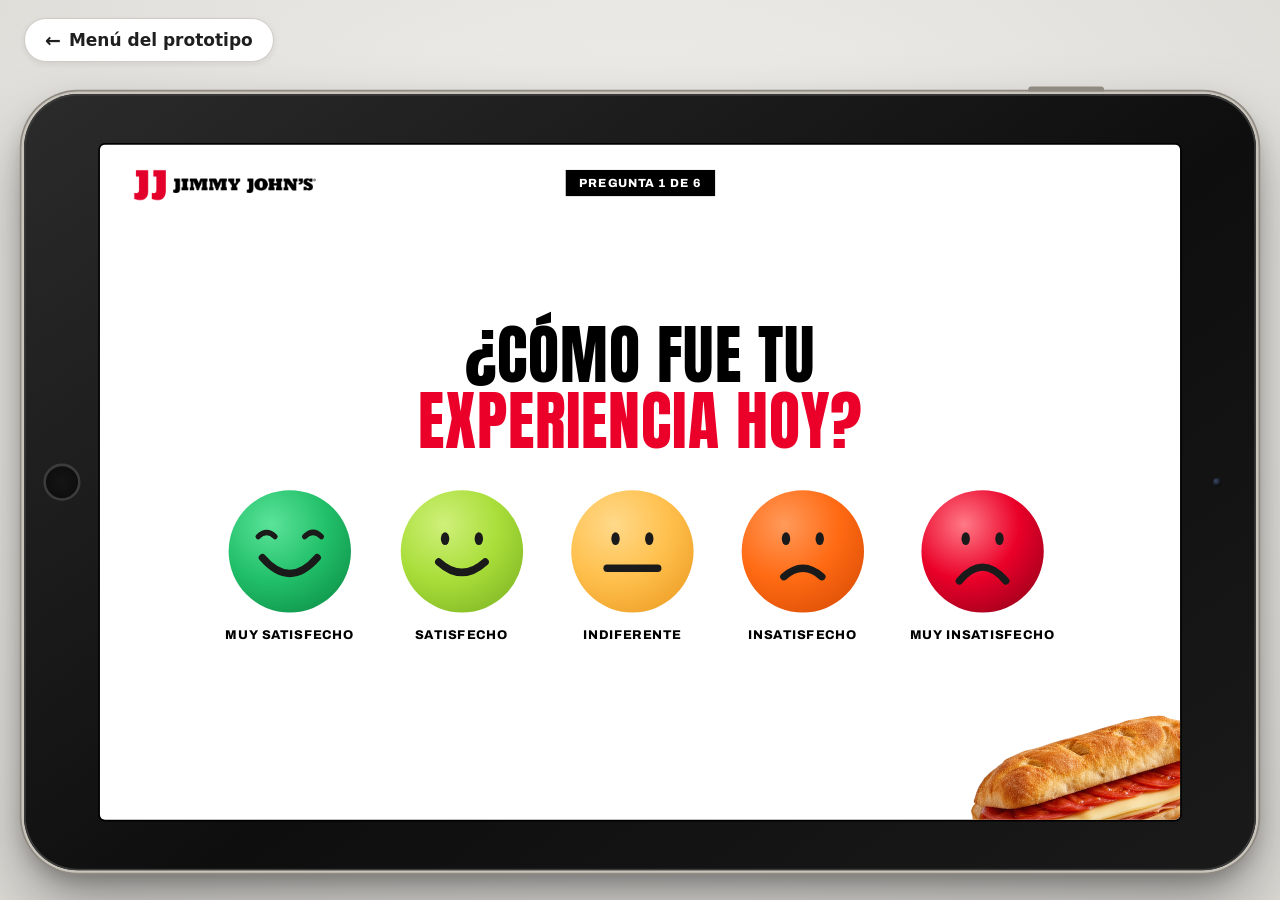
<file: jj-propuesto.html>
<!doctype html>
<html lang="es">
<head>
<meta charset="utf-8">
<meta name="viewport" content="width=device-width, initial-scale=1, maximum-scale=1, user-scalable=no">
<meta name="robots" content="noindex, nofollow">
<title>Jimmy John's · Flujo propuesto</title>
<link rel="preconnect" href="https://fonts.googleapis.com">
<link rel="stylesheet" href="https://fonts.googleapis.com/css2?family=Anton&family=Archivo:wght@500;700;800&display=swap">
<link rel="stylesheet" href="css/app.css?v=10">
<style>
#escenario { font-family: 'Archivo', system-ui, sans-serif; color: #000000; }
.anton { font-family: 'Anton', sans-serif; font-weight: 400; letter-spacing: 1px; }
.rojo { color: #EA0029; }
.cara span { font-size: 15px; font-weight: 800; letter-spacing: 1px; color: #000000; }
.prod { height: 104px; border: 3px solid #000000; background: #FFFFFF; font-family: 'Anton', sans-serif; font-size: 30px; letter-spacing: 1px; color: #000000; }
.prod.sel { background: #EA0029; color: #FFFFFF; border-color: #EA0029; }
.continuar-prod:disabled { background: #BDBDBD; cursor: default; }
[data-accion="delivery"].tocado { background: #000000 !important; color: #FFFFFF !important; filter: none; }
.motivo { height: 92px; border: 3px solid #000000; background: #FFFFFF; font-family: inherit; font-size: 19px; font-weight: 800; letter-spacing: 0.5px; color: #000000; display: flex; align-items: center; justify-content: space-between; gap: 10px; padding: 0 20px; text-align: left; }
.motivo.sel { background: #EA0029; border-color: #EA0029; color: #FFFFFF; }
.motivo .check { display: none; }
.motivo.sel .check { display: block; }
.circulo { width: 94px; height: 94px; border-radius: 999px; border: none; font-family: 'Anton', sans-serif; font-size: 44px; color: #FFFFFF; }
.dato { position: absolute; left: 0; bottom: 16px; width: 1280px; display: flex; justify-content: center; }
.dato span { background: #000000; color: #FFFFFF; padding: 8px 16px; font-size: 13px; font-weight: 700; letter-spacing: 0.5px; border: 2px solid #FFFFFF; }
</style>
</head>
<body>
<div id="escenario"></div>
<script src="js/config.js?v=10"></script>
<script src="js/politica.js?v=11"></script>
<script src="js/comun.js?v=10"></script>
<script>
const MAYUS = CARAS.map((c) => c.toUpperCase());
const ATRIBUTOS = [
  { campo: 'calidad', titulo: 'CALIDAD', entrada: '¿QUÉ TAN SATISFECHA/O ESTÁS CON', pregunta: 'LA CALIDAD DE NUESTROS PRODUCTOS?' },
  { campo: 'exactitud', titulo: 'EXACTITUD', entrada: 'EN ESTA VISITA, ¿QUÉ TAN SATISFECHA/O ESTÁS CON', pregunta: 'LA EXACTITUD DEL PEDIDO?' },
  { campo: 'velocidad', titulo: 'VELOCIDAD', entrada: 'EN BASE A ESTA VISITA, ¿QUÉ TAN SATISFECHA/O ESTÁS CON', pregunta: 'LA VELOCIDAD DEL SERVICIO?' },
  { campo: 'amabilidad', titulo: 'AMABILIDAD', entrada: 'EN BASE A ESTA VISITA, ¿QUÉ TAN SATISFECHA/O ESTÁS CON', pregunta: 'LA AMABILIDAD DEL SERVICIO?' },
  { campo: 'limpieza', titulo: 'LIMPIEZA', entrada: '¿QUÉ TAN SATISFECHA/O', pregunta: 'ESTÁS CON LA LIMPIEZA?' }
];
const PRODUCTOS = ['SÁNDWICH', 'WRAP', 'PAPAS Y SNACKS', 'POSTRE', 'BEBIDA', 'VARIOS'];
const MOTIVOS = ['RAPIDEZ DE ATENCIÓN', 'AMABILIDAD DEL PERSONAL', 'CALIDAD DEL SÁNDWICH', 'LIMPIEZA DEL LOCAL', 'PEDIDO INCOMPLETO O INCORRECTO', 'OTRO MOTIVO'];
const NPS_COLORES = ['#2A1414', '#3E1515', '#5A1414', '#7A1212', '#9A0E18', '#B8081F', '#D10024', '#EA0029', '#8A8A8A', '#2E7D46', '#1D5C33'];
const DATOS = ['EXPERIENCIA GENERAL (1 A 5) → ISN', 'TIPO DE CLIENTE Y PRODUCTO → ISN POR PRODUCTO Y CANAL', 'NOTA DE 1 ATRIBUTO AL AZAR → ISN POR ATRIBUTO', 'MOTIVOS DE LA INSATISFACCIÓN → QUÉ CORREGIR', 'NOTA DE 0 A 10 → NPS', 'COMENTARIO LIBRE (OPCIONAL)', 'NOMBRE Y CORREO CON CONSENTIMIENTO → BASE DE FIDELIZACIÓN'];
const NOMBRES_PASO = ['Experiencia', 'Producto', 'Atributo', 'Motivos', 'NPS', 'Comentario', 'Ofertas', 'Gracias'];
const GRACIAS = 7;
const verDatos = new URLSearchParams(location.search).has('datos');
const cap = (t) => t.charAt(0) + t.slice(1).toLowerCase();

const escenario = document.getElementById('escenario');
let estado;
function reiniciarEstado() {
  estado = { paso: 0, hist: [], reg: nuevoRegistro("Jimmy John's", 'Propuesto'), exp: null, attr: 0, sel: {}, prods: {}, comentario: '' };
}
const negativo = () => estado.exp !== null && estado.exp >= 2;
function ir(n) {
  estado.hist.push(estado.paso);
  estado.paso = n;
  estado.reg.ultimo_paso = NOMBRES_PASO[n];
  if (n === GRACIAS) terminar(true);
  pintar();
}
function volver() { if (estado.hist.length) { estado.paso = estado.hist.pop(); pintar(); } }
function terminar(completa) {
  const elegidos = MOTIVOS.filter((o, i) => estado.sel[i]).map(cap);
  estado.reg.motivos = negativo() ? elegidos.join(', ') : '';
  estado.reg.comentario = estado.comentario;
  estado.reg.completada = completa;
  enviarRegistro(estado.reg);
}

function cabecera(n) {
  const total = negativo() ? 7 : 6;
  const numero = [1, 2, 3, 4, negativo() ? 5 : 4, negativo() ? 6 : 5, total][n];
  return `<img class="abs" src="img/marcas/jj-logo.webp" alt="Jimmy John's" style="left: 40px; top: 30px; width: 216px; height: 36px">
    <div class="abs" style="left: 0; top: 30px; width: 1280px; display: flex; justify-content: center"><span style="background: #000000; color: #FFFFFF; padding: 8px 16px; font-size: 14px; font-weight: 800; letter-spacing: 1px">PREGUNTA ${numero} DE ${total}</span></div>
    ${(n >= 1 && n <= 4) || n === 6 ? '<button class="volver-jj" data-accion="volver">VOLVER</button>' : ''}`;
}
const filaCaras = () => `<div style="display: flex; gap: 52px">${MAYUS.map((c, i) => `<button class="cara" data-cara="${i}" aria-label="${c}">${caraSVG(i, 150, true)}<span>${c}</span></button>`).join('')}</div>`;

let temporizadorGracias = null;
function pintar() {
  clearTimeout(temporizadorGracias);
  const n = estado.paso;
  const a = ATRIBUTOS[estado.attr];
  let html = '';
  const cuerpo = (contenido) => `${cabecera(n)}<div class="pantalla centro" style="padding: 70px 80px">${contenido}</div>`;
  if (n === 0) {
    html = `<img class="abs" src="img/productos/07-sandwich.png" alt="" style="right: -60px; bottom: -50px; width: 320px; transform: rotate(-6deg)">` + cuerpo(`
      <h1 class="anton" style="margin: 0 0 40px; font-size: 76px; line-height: 1.02; text-align: center">¿CÓMO FUE TU<br><span class="rojo">EXPERIENCIA HOY?</span></h1>${filaCaras()}`);
  } else if (n === 1) {
    html = cuerpo(`
      <h1 class="anton" style="margin: 0; font-size: 72px; line-height: 1.02; text-align: center">¿QUÉ <span class="rojo">COMPRASTE HOY?</span></h1>
      <p style="margin: 10px 0 32px; font-size: 20px; font-weight: 700; color: #3D3D3D">Puedes elegir más de uno</p>
      <div style="display: grid; grid-template-columns: repeat(3, minmax(0, 1fr)); gap: 20px; width: 980px">${PRODUCTOS.map((p, i) => `<button class="prod${estado.prods[i] ? ' sel' : ''}" data-producto="${i}" aria-pressed="${!!estado.prods[i]}">${p}</button>`).join('')}</div>
      <div style="width: 980px; display: flex; justify-content: space-between; align-items: center; margin-top: 28px">
        <button data-accion="delivery" style="height: 56px; padding: 0 24px; border: 3px solid #000000; background: #FFFFFF; font-size: 16px; font-weight: 800; letter-spacing: 1px; color: #000000">SOY REPARTIDOR (DELIVERY) →</button>
        <button data-accion="productos" class="anton continuar-prod" style="height: 68px; padding: 0 48px; border: none; background: #EA0029; font-size: 28px; color: #FFFFFF"${Object.values(estado.prods).some(Boolean) ? '' : ' disabled'}>CONTINUAR</button>
      </div>`);
  } else if (n === 2) {
    html = cuerpo(`
      <span style="background: #EA0029; color: #FFFFFF; padding: 6px 16px; font-size: 16px; font-weight: 800; letter-spacing: 1px; margin-bottom: 14px">${a.titulo}</span>
      <h1 class="anton" style="margin: 0 0 36px; max-width: 1040px; font-size: 52px; line-height: 1.08; text-align: center">${a.entrada} <span class="rojo">${a.pregunta}</span></h1>${filaCaras()}`);
  } else if (n === 3) {
    html = cuerpo(`
      <h1 class="anton" style="margin: 0; font-size: 60px; line-height: 1.05; text-align: center">CUÉNTANOS QUÉ PASÓ.<br><span class="rojo">¿QUÉ PODEMOS MEJORAR?</span></h1>
      <p style="margin: 10px 0 28px; font-size: 20px; font-weight: 700; color: #3D3D3D">Puedes elegir más de una opción</p>
      <div style="display: grid; grid-template-columns: repeat(3, minmax(0, 1fr)); gap: 18px; width: 1040px">${MOTIVOS.map((m, i) => `<button class="motivo${estado.sel[i] ? ' sel' : ''}" data-motivo="${i}" aria-pressed="${!!estado.sel[i]}"><span>${m}</span><svg class="check" width="30" height="30" viewBox="0 0 24 24" aria-hidden="true"><rect width="24" height="24" fill="#FFFFFF"/><path d="M6.5 12.5l3.5 3.5L17.5 8.5" fill="none" stroke="#EA0029" stroke-width="2.8" stroke-linecap="square"/></svg></button>`).join('')}</div>
      <div style="width: 1040px; display: flex; justify-content: flex-end; gap: 12px; margin-top: 28px">
        <button data-accion="siguiente" style="height: 64px; padding: 0 24px; border: none; background: transparent; font-size: 18px; font-weight: 800; letter-spacing: 1px; color: #000000; text-decoration: underline">OMITIR</button>
        <button data-accion="siguiente" class="anton" style="height: 68px; padding: 0 48px; border: none; background: #EA0029; font-size: 28px; color: #FFFFFF">CONTINUAR</button>
      </div>`);
  } else if (n === 4) {
    html = cuerpo(`
      <h1 class="anton" style="margin: 0 0 52px; max-width: 1100px; font-size: 66px; line-height: 1.05; text-align: center">¿RECOMENDARÍAS <span class="rojo">JIMMY JOHN'S</span><br>A ALGÚN AMIGO O FAMILIAR?</h1>
      <div style="width: 1176px; display: flex; justify-content: space-between; margin-bottom: 12px">
        <span style="background: #000000; color: #FFFFFF; padding: 8px 14px; font-size: 14px; font-weight: 800; letter-spacing: 1px">NO RECOMENDARÍA</span>
        <span style="background: #EA0029; color: #FFFFFF; padding: 8px 14px; font-size: 14px; font-weight: 800; letter-spacing: 1px">RECOMENDARÍA TOTALMENTE</span>
      </div>
      <div style="display: flex; gap: 14px">${NPS_COLORES.map((c, i) => `<button class="circulo" data-nps="${i}" style="background: ${c}">${i}</button>`).join('')}</div>`);
  } else if (n === 5) {
    html = `
      <div class="pantalla" style="background: #EA0029; color: #FFFFFF">
        <div class="abs" style="left: 40px; top: 24px; background: #FFFFFF; padding: 8px 12px"><img src="img/marcas/jj-logo.webp" alt="Jimmy John's" style="display: block; width: 216px; height: 36px"></div>
        <img class="abs" src="img/productos/07-sandwich.png" alt="" style="right: -80px; bottom: -40px; width: 460px; transform: rotate(-8deg)">
        <div class="abs" style="left: 120px; top: 150px; width: 820px; display: flex; flex-direction: column; gap: 24px">
          <label for="comentario" class="anton" style="font-size: 60px; line-height: 1.02">¡AYÚDANOS A MEJORAR!<br><span style="color: #000000">¿ALGÚN COMENTARIO?</span></label>
          <textarea id="comentario" class="campo" maxlength="300" style="position: static; width: 820px; height: 190px; border-radius: 0; font-size: 26px; color: #000000">${escaparHTML(estado.comentario)}</textarea>
          <div style="display: flex; gap: 16px">
            <button data-accion="siguiente" class="anton" style="height: 72px; flex: 1; border: none; background: #000000; font-size: 30px; color: #FFFFFF">ENVIAR</button>
            <button data-accion="siguiente" style="height: 72px; padding: 0 28px; border: none; background: transparent; font-size: 20px; font-weight: 800; letter-spacing: 1px; color: #FFFFFF; text-decoration: underline">OMITIR</button>
          </div>
        </div>
      </div>`;
  } else if (n === 6) {
    html = `<img class="abs" src="img/productos/07-sandwich.png" alt="" style="left: -80px; bottom: 60px; width: 440px; transform: rotate(-8deg)">${cabecera(n)}
      <div class="abs" style="left: 420px; top: 110px; width: 800px; display: flex; flex-direction: column; gap: 16px">
        <h1 class="anton" style="margin: 0; font-size: 62px; line-height: 1.02">¡RECIBE <span class="rojo">OFERTAS Y DESCUENTOS!</span></h1>
        <p style="margin: 0 0 6px; font-size: 22px; font-weight: 700; color: #3D3D3D">Déjanos tu nombre y correo y te enviaremos promociones exclusivas de Jimmy John's.</p>
        <label style="font-size: 16px; font-weight: 800; letter-spacing: 1px">NOMBRE
          <input id="of-nombre" class="campo" type="text" autocomplete="off" value="${valorOferta(estado, 'nombre')}" style="position: static; display: block; margin-top: 6px; width: 760px; height: 64px; border: 3px solid #000000; border-radius: 0"></label>
        <label style="font-size: 16px; font-weight: 800; letter-spacing: 1px">CORREO
          <input id="of-email" class="campo" type="email" autocomplete="off" value="${valorOferta(estado, 'email')}" style="position: static; display: block; margin-top: 6px; width: 760px; height: 64px; border: 3px solid #000000; border-radius: 0"></label>
        <label style="display: flex; align-items: flex-start; gap: 14px; font-size: 17px; font-weight: 700; line-height: 1.35; color: #000000">
          <input id="of-acepta" type="checkbox" ${estado.of && estado.of.acepta ? 'checked' : ''} style="flex: none; width: 30px; height: 30px; margin: 0; accent-color: #EA0029">
          <span>Acepto la <button type="button" data-politica style="padding: 0; border: none; background: none; font: inherit; font-weight: 800; color: #EA0029; text-decoration: underline">Política de privacidad</button> y que FAGASE use mi nombre y correo para enviarme ofertas de Jimmy John's. Puedo darme de baja cuando quiera.</span></label>
        <div style="display: flex; align-items: center; gap: 16px; margin-top: 8px">
          <button data-ofertas="si" class="anton" style="height: 72px; flex: 1; border: none; background: #EA0029; font-size: 30px; color: #FFFFFF">QUIERO RECIBIR OFERTAS</button>
          <button data-ofertas="no" style="height: 72px; padding: 0 28px; border: none; background: transparent; font-size: 18px; font-weight: 800; letter-spacing: 1px; color: #000000; text-decoration: underline">NO, GRACIAS</button>
        </div>
      </div>`;
  } else {
    const r = estado.reg;
    const filas = [
      ['Experiencia', r.experiencia], ['Cliente', r.tipo_cliente], ['Producto', r.producto],
      ['Atributo al azar', `${cap(a.titulo)}: ${(r[a.campo] || '').toLowerCase()}`],
      ['Motivos', negativo() ? (r.motivos || 'Sin selección') : 'No aplica'], ['NPS', r.nps], ['Comentario', r.comentario || 'Sin comentario'],
      ['Ofertas', r.acepta_ofertas === 'Sí' ? `Sí (${r.email})` : 'No']
    ];
    html = `
      <div class="pantalla centro" style="background: #EA0029; color: #FFFFFF; gap: 14px; padding: 40px">
        <svg width="240" height="32" viewBox="0 0 300 40" aria-hidden="true"><path d="M20 2l5.2 12 12.8 1-9.8 8.4 3 12.6L20 29.2 8.8 36l3-12.6L2 15l12.8-1zM85 2l5.2 12 12.8 1-9.8 8.4 3 12.6L85 29.2 73.8 36l3-12.6L67 15l12.8-1zM150 2l5.2 12 12.8 1-9.8 8.4 3 12.6L150 29.2 138.8 36l3-12.6L132 15l12.8-1zM215 2l5.2 12 12.8 1-9.8 8.4 3 12.6L215 29.2 203.8 36l3-12.6L197 15l12.8-1zM280 2l5.2 12 12.8 1-9.8 8.4 3 12.6L280 29.2 268.8 36l3-12.6L262 15l12.8-1z" fill="#000000"/></svg>
        <h1 class="anton" style="margin: 0; font-size: 120px; line-height: 1">¡GRACIAS!</h1>
        <p style="margin: 0; font-size: 22px; font-weight: 800; letter-spacing: 1px; color: #000000">TU OPINIÓN NOS AYUDA A MEJORAR</p>
        ${verDatos
          ? `<div style="margin-top: 18px; width: 820px; background: #FFFFFF; color: #000000; padding: 18px 24px"><p style="margin: 0 0 10px; font-size: 13px; font-weight: 800; letter-spacing: 1.5px; color: #EA0029">REGISTRO QUE QUEDA EN LA BASE DE DATOS</p><div style="display: grid; grid-template-columns: repeat(2, minmax(0, 1fr)); gap: 6px 28px">${filas.map((f) => `<div style="font-size: 15px"><b>${f[0]}:</b> ${escaparHTML(f[1] === undefined ? '' : f[1])}</div>`).join('')}</div></div>`
          : '<img src="img/productos/07-sandwich.png" alt="" style="margin-top: 20px; width: 400px">'}
        <button data-accion="inicio" class="abs" style="right: 32px; top: 24px; height: 44px; padding: 0 18px; border: 3px solid #FFFFFF; background: transparent; font-size: 14px; font-weight: 800; letter-spacing: 1px; color: #FFFFFF">INICIO</button>
      </div>`;
    temporizadorGracias = setTimeout(() => { reiniciarEstado(); pintar(); }, (CONFIG.GRACIAS_SEG || 6) * 1000 + (verDatos ? 6000 : 0));
  }
  if (verDatos && n < GRACIAS) html += `<div class="dato"><span>DATO QUE SE GUARDA · ${DATOS[n]}</span></div>`;
  escenario.innerHTML = html + '<a class="menu-link" href="tablet.html">Menú del prototipo</a>';

  escenario.querySelectorAll('[data-cara]').forEach((b) => b.onclick = () => {
    const i = Number(b.dataset.cara);
    if (n === 0) {
      estado.exp = i;
      estado.reg.experiencia = CARAS[i];
      estado.sel = {};
      tocarYSeguir(b, () => ir(1));
    } else {
      ['calidad', 'exactitud', 'velocidad', 'amabilidad', 'limpieza'].forEach((k) => { estado.reg[k] = ''; });
      estado.reg[a.campo] = CARAS[i];
      estado.reg.atributo_evaluado = cap(a.titulo);
      tocarYSeguir(b, () => ir(negativo() ? 3 : 4));
    }
  });
  escenario.querySelectorAll('[data-producto]').forEach((b) => b.onclick = () => {
    const i = Number(b.dataset.producto);
    estado.prods[i] = !estado.prods[i];
    b.classList.toggle('sel', estado.prods[i]);
    b.setAttribute('aria-pressed', String(estado.prods[i]));
    const continuar = escenario.querySelector('[data-accion="productos"]');
    if (continuar) continuar.disabled = !Object.values(estado.prods).some(Boolean);
  });
  escenario.querySelectorAll('[data-motivo]').forEach((b) => b.onclick = () => {
    const i = Number(b.dataset.motivo);
    estado.sel[i] = !estado.sel[i];
    b.classList.toggle('sel', estado.sel[i]);
    b.setAttribute('aria-pressed', String(estado.sel[i]));
  });
  escenario.querySelectorAll('[data-nps]').forEach((b) => b.onclick = () => { estado.reg.nps = Number(b.dataset.nps); tocarYSeguir(b, () => ir(5)); });
  conectarOfertas(estado, () => ir(GRACIAS));
  const ta = document.getElementById('comentario');
  if (ta) { ta.oninput = () => { estado.comentario = ta.value; }; setTimeout(() => ta.focus(), 50); }
  escenario.querySelectorAll('[data-accion]').forEach((b) => b.onclick = () => {
    const acc = b.dataset.accion;
    if (acc === 'volver') volver();
    else if (acc === 'siguiente') ir(n + 1);
    else if (acc === 'productos') {
      const elegidos = PRODUCTOS.filter((p, i) => estado.prods[i]).map(cap);
      if (!elegidos.length) return;
      estado.reg.tipo_cliente = 'Cliente';
      estado.reg.producto = elegidos.join(', ');
      estado.attr = Math.floor(Math.random() * 5);
      ir(2);
    } else if (acc === 'delivery') {
      estado.prods = {};
      estado.reg.tipo_cliente = 'Delivery';
      estado.reg.producto = 'No aplica';
      estado.attr = Math.random() < 0.5 ? 1 : 2;
      tocarYSeguir(b, () => ir(2));
    } else if (acc === 'inicio') { reiniciarEstado(); pintar(); }
  });
}

const inactividad = crearInactividad(() => {
  if (estado.paso > 0 && estado.paso < GRACIAS) terminar(false);
  reiniciarEstado();
  pintar();
});
reiniciarEstado();
ajustarEscenario();
pintar();
inactividad.reiniciar();
</script>
</body>
</html>
</file>
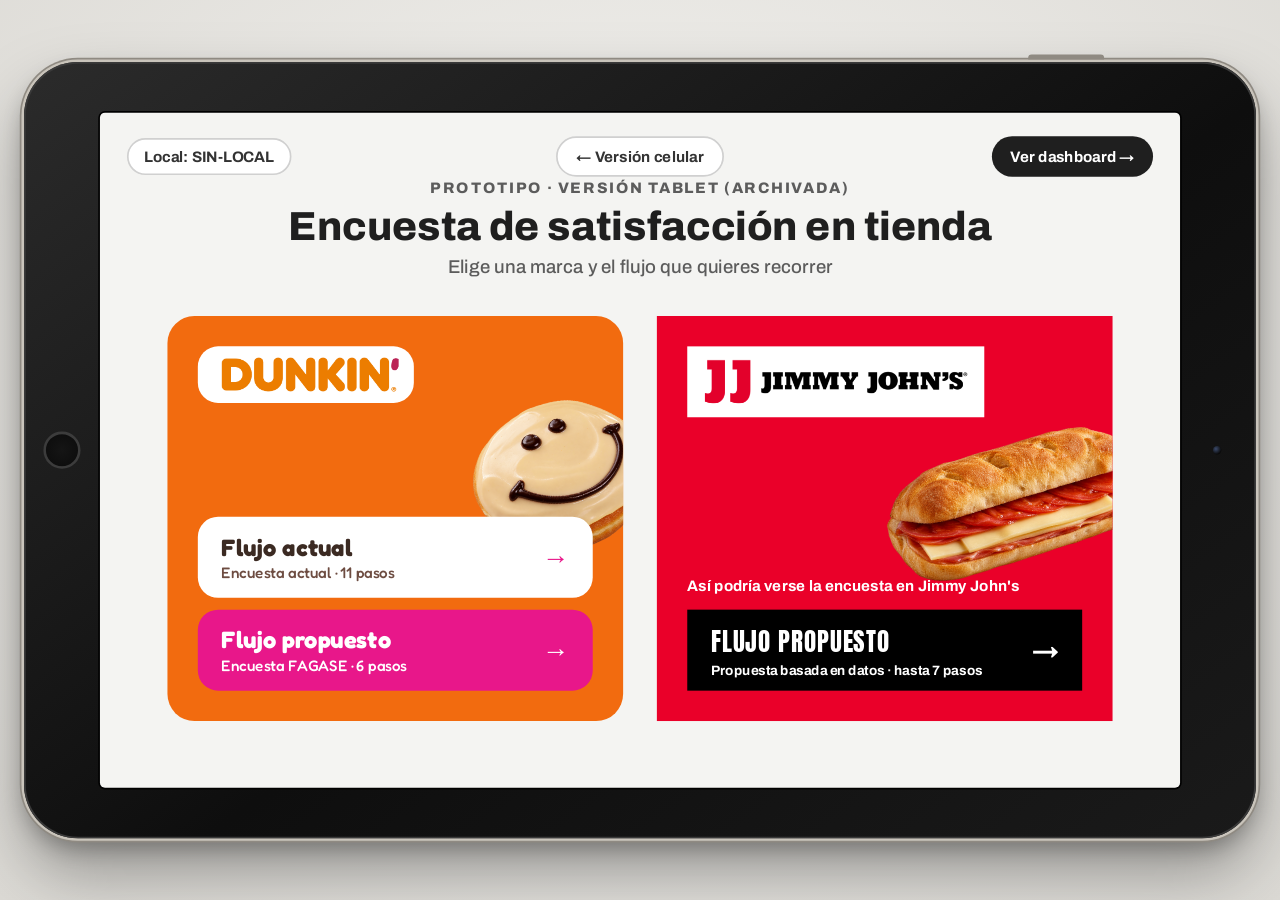
<file: tablet.html>
<!doctype html>
<html lang="es">
<head>
<meta charset="utf-8">
<meta name="viewport" content="width=device-width, initial-scale=1, maximum-scale=1, user-scalable=no">
<meta name="robots" content="noindex, nofollow">
<title>Encuesta en tienda · Prototipo</title>
<link rel="preconnect" href="https://fonts.googleapis.com">
<link rel="stylesheet" href="https://fonts.googleapis.com/css2?family=Fredoka:wght@500;600;700&family=Anton&family=Archivo:wght@500;700;800&display=swap">
<link rel="stylesheet" href="css/app.css?v=10">
</head>
<body>
<div id="escenario" style="background: #F4F4F2; font-family: 'Archivo', system-ui, sans-serif; color: #1F1F1F">
<a href="index.html" style="position: absolute; left: 50%; transform: translateX(-50%); top: 28px; z-index: 5; height: 48px; padding: 0 22px; display: flex; align-items: center; border-radius: 999px; background: #FFFFFF; border: 2px solid #D0D0D0; color: #333333; font-size: 18px; font-weight: 700; text-decoration: none">← Versión celular</a>
<a href="dashboard.html" style="position: absolute; right: 32px; top: 28px; z-index: 5; height: 48px; padding: 0 22px; display: flex; align-items: center; gap: 8px; border-radius: 999px; background: #1F1F1F; color: #FFFFFF; font-size: 18px; font-weight: 700; text-decoration: none">Ver dashboard →</a>
<p id="local-actual" style="position: absolute; left: 32px; top: 30px; z-index: 5; margin: 0; padding: 10px 18px; border-radius: 999px; background: #FFFFFF; border: 2px solid #D0D0D0; font-size: 18px; font-weight: 700; color: #333333">Local: SIN-LOCAL</p>
<div class="pantalla centro" style="gap: 10px; padding: 40px 56px">
<p style="margin: 0; font-size: 18px; font-weight: 800; letter-spacing: 2px; color: #5C5C5C">PROTOTIPO · VERSIÓN TABLET (ARCHIVADA)</p>
<h1 style="margin: 0; font-size: 48px; font-weight: 800; text-align: center">Encuesta de satisfacción en tienda</h1>
<p style="margin: 0; font-size: 22px; font-weight: 500; color: #5C5C5C">Elige una marca y el flujo que quieres recorrer</p>
<div style="display: flex; gap: 40px; margin-top: 36px">
<div style="width: 540px; height: 480px; position: relative; overflow: hidden; border-radius: 32px; background: #F26B0F; display: flex; flex-direction: column; justify-content: space-between; padding: 36px">
<img src="img/productos/03-dona-sonrisa.png" alt="" style="position: absolute; right: -40px; top: 90px; width: 230px; transform: rotate(-12deg)">
<div style="position: relative; align-self: flex-start; background: #FFFFFF; border-radius: 24px; padding: 10px 18px">
<div style="width: 220px; height: 47px; overflow: hidden; position: relative"><img src="img/marcas/dunkin-logo-productos.png" alt="Dunkin" style="position: absolute; left: 0; top: -14px; width: 337px; height: 74px"></div>
</div>
<div style="position: relative; display: flex; flex-direction: column; gap: 14px; font-family: 'Fredoka', sans-serif">
<a href="dunkin-actual.html" style="height: 96px; border-radius: 24px; background: #FFFFFF; padding: 0 28px; display: flex; justify-content: space-between; align-items: center; text-decoration: none; color: #3B2A22">
<span style="display: flex; flex-direction: column; gap: 2px"><span style="font-size: 28px; font-weight: 700">Flujo actual</span><span style="font-size: 18px; font-weight: 500; color: #6D4C41">Encuesta actual · 11 pasos</span></span>
<span style="font-size: 32px; font-weight: 700; color: #E8178A">→</span>
</a>
<a href="dunkin-propuesto.html" style="height: 96px; border-radius: 24px; background: #E8178A; padding: 0 28px; display: flex; justify-content: space-between; align-items: center; text-decoration: none; color: #FFFFFF">
<span style="display: flex; flex-direction: column; gap: 2px"><span style="font-size: 28px; font-weight: 700">Flujo propuesto</span><span style="font-size: 18px; font-weight: 500">Encuesta FAGASE · 6 pasos</span></span>
<span style="font-size: 32px; font-weight: 700">→</span>
</a>
</div>
</div>
<div style="width: 540px; height: 480px; position: relative; overflow: hidden; background: #EA0029; display: flex; flex-direction: column; justify-content: space-between; padding: 36px">
<img src="img/productos/07-sandwich.png" alt="" style="position: absolute; right: -50px; top: 130px; width: 330px; transform: rotate(-6deg)">
<div style="position: relative; align-self: flex-start; background: #FFFFFF; padding: 16px 20px">
<img src="img/marcas/jj-logo.webp" alt="Jimmy John's" style="height: 52px; width: 312px; display: block">
</div>
<div style="position: relative; display: flex; flex-direction: column; gap: 14px">
<p style="margin: 0 0 4px; font-size: 18px; font-weight: 700; color: #FFFFFF">Así podría verse la encuesta en Jimmy John's</p>
<a href="jj-propuesto.html" style="height: 96px; background: #000000; padding: 0 28px; display: flex; justify-content: space-between; align-items: center; text-decoration: none; color: #FFFFFF">
<span style="display: flex; flex-direction: column; gap: 4px"><span style="font-family: 'Anton', sans-serif; font-size: 30px; letter-spacing: 1px">FLUJO PROPUESTO</span><span style="font-size: 16px; font-weight: 700">Propuesta basada en datos · hasta 7 pasos</span></span>
<span style="font-size: 32px; font-weight: 800">→</span>
</a>
</div>
</div>
</div>
</div>
</div>
<script src="js/config.js?v=10"></script>
<script src="js/comun.js?v=10"></script>
<script>
ajustarEscenario();
document.getElementById('local-actual').textContent = 'Local: ' + codigoLocal();
</script>
</body>
</html>
</file>
<file: css/movil.css>
/* Encuesta para celular. Cada marca define sus colores y fuentes como variables en su página. */
* { box-sizing: border-box; }
html, body { margin: 0; }
body { min-height: 100vh; min-height: 100dvh; background: var(--fondo); color: var(--texto); font-family: var(--fuente); -webkit-tap-highlight-color: transparent; }
#app { max-width: 480px; min-height: 100vh; min-height: 100dvh; margin: 0 auto; display: flex; flex-direction: column; background: var(--hoja); }
button { font-family: inherit; cursor: pointer; }

.cab { display: grid; grid-template-columns: 44px 1fr 44px; align-items: center; gap: 8px; padding: 14px 16px; background: var(--cab-fondo); }
.logo { display: flex; justify-content: center; align-items: center; min-height: 40px; }
.volver, .volver-vacio { width: 44px; height: 44px; }
.volver { border: none; border-radius: 999px; background: transparent; font-size: 24px; color: var(--cab-texto); }
.progreso { display: flex; gap: 4px; justify-self: end; }
.progreso span { width: 10px; height: 10px; border-radius: 999px; background: var(--progreso-vacio); }
.progreso span.lleno { background: var(--primario); }

.cuerpo { flex: 1; display: flex; flex-direction: column; gap: 14px; padding: 20px 20px 28px; }
h1 { margin: 6px 0 0; font-family: var(--fuente-titulo); font-size: 28px; line-height: 1.15; font-weight: var(--peso-titulo); color: var(--titulo); text-transform: var(--mayus); letter-spacing: var(--espaciado-titulo); }
h2 { margin: 0; font-family: var(--fuente-titulo); font-size: 21px; font-weight: var(--peso-titulo); color: var(--titulo); text-transform: var(--mayus); letter-spacing: var(--espaciado-titulo); }
.sub { margin: 0; font-size: 15px; line-height: 1.4; color: var(--texto-suave); }

.caras { display: flex; flex-direction: column; gap: 10px; margin-top: 6px; }
.cara-fila { display: flex; align-items: center; gap: 16px; min-height: 68px; padding: 8px 16px; border: 2px solid var(--borde); border-radius: var(--radio); background: var(--tarjeta); font-size: 18px; font-weight: 600; color: var(--texto); text-align: left; transition: transform 0.12s, border-color 0.12s; }
.cara-fila:active, .cara-fila.tocado { transform: scale(0.98); border-color: var(--primario); background: var(--sel-fondo); }
.cara-elegida { display: flex; align-items: center; gap: 10px; font-size: 15px; font-weight: 600; color: var(--texto-suave); }

.chips { display: flex; flex-wrap: wrap; gap: 10px; }
.chip { min-height: 48px; padding: 10px 16px; border: 2px solid var(--borde); border-radius: var(--radio-chip); background: var(--tarjeta); font-size: 16px; font-weight: 600; color: var(--texto); }
.chip.sel { border-color: var(--primario); background: var(--primario); color: var(--sobre-primario); }

.principal { margin-top: auto; min-height: 56px; border: none; border-radius: var(--radio-boton); background: var(--primario); color: var(--sobre-primario); font-family: var(--fuente-boton); font-size: 19px; font-weight: 700; text-transform: var(--mayus-boton); letter-spacing: var(--espaciado-boton); }
.principal:disabled { opacity: 0.4; cursor: default; }

textarea, input[type="text"], input[type="email"] { width: 100%; padding: 12px 14px; border: 2px solid var(--borde); border-radius: var(--radio-campo); background: var(--tarjeta); color: var(--texto); font: 16px var(--fuente); }
textarea { resize: vertical; min-height: 104px; }
textarea:focus, input:focus { outline: none; border-color: var(--primario); }
.ofertas { display: flex; flex-direction: column; gap: 10px; padding: 16px; border-radius: var(--radio); background: var(--ofertas-fondo); }
.ofertas label { display: flex; flex-direction: column; gap: 6px; font-size: 14px; font-weight: 700; color: var(--texto); }
.ofertas label.consent { flex-direction: row; align-items: flex-start; gap: 10px; font-weight: 500; line-height: 1.4; }
.consent input { flex: none; width: 24px; height: 24px; margin: 0; accent-color: var(--primario); }
.enlace { padding: 0; border: none; background: none; font: inherit; font-weight: 700; color: var(--primario); text-decoration: underline; }
.error-form { margin: 0; min-height: 0; font-size: 14px; font-weight: 600; color: #C62828; }
.error-form:empty { display: none; }

.gracias { align-items: center; justify-content: center; text-align: center; }
.gracias h1 { font-size: 34px; }
.gracias .imagen { max-width: 220px; max-height: 240px; }

.pie { padding: 14px 16px 20px; text-align: center; font-size: 12px; color: var(--texto-suave); }
.pie a { color: inherit; }

/* Política de privacidad a pantalla completa en el celular */
.politica { position: fixed; inset: 0; z-index: 20; display: flex; align-items: flex-end; justify-content: center; background: rgba(0, 0, 0, 0.5); }
.politica-caja { width: 100%; max-width: 480px; max-height: 88dvh; display: flex; flex-direction: column; gap: 10px; padding: 22px 20px 20px; background: #FFFFFF; border-radius: 20px 20px 0 0; font-family: system-ui, sans-serif; color: #1F1F1F; }
.politica-caja h2 { font-family: system-ui, sans-serif; font-size: 19px; font-weight: 800; color: #1F1F1F; text-transform: none; letter-spacing: 0; }
.politica-texto { overflow-y: auto; font-size: 15px; line-height: 1.45; }
.politica-texto p { margin: 0 0 10px; }
.politica-version { margin: 0; font-size: 12px; color: #6B6B6B; }
.politica-cerrar { min-height: 50px; border: none; border-radius: 999px; background: #1F1F1F; color: #FFFFFF; font: 700 17px system-ui, sans-serif; }
</file>
<file: css/app.css>
* { box-sizing: border-box; }
html, body { margin: 0; height: 100%; background: #111111; overflow: hidden; }
body { font-family: 'Fredoka', system-ui, sans-serif; -webkit-tap-highlight-color: transparent; user-select: none; }
button { font-family: inherit; cursor: pointer; }
button:disabled { opacity: 0.45; cursor: default; }
button { transition: transform 0.12s, filter 0.12s, background-color 0.12s, color 0.12s; }
.tocado { transform: scale(0.95); filter: brightness(0.85); }
.cara.tocado { filter: none; transform: scale(1.08); }
.cara.tocado svg { filter: drop-shadow(0 0 10px rgba(0, 0, 0, 0.35)); }
input, textarea { user-select: text; }

/* Escenario fijo de 1280x800 que se escala al tamaño de la pantalla */
#escenario { position: absolute; left: 0; top: 0; width: 1280px; height: 800px; transform-origin: 0 0; overflow: hidden; background: #FFFFFF; }
.pantalla { position: absolute; inset: 0; }
.abs { position: absolute; }
.centro { display: flex; flex-direction: column; align-items: center; justify-content: center; }

/* Zonas táctiles invisibles sobre las imágenes del flujo actual */
.zona { position: absolute; background: transparent; border: none; border-radius: 18px; padding: 0; }
.ver-zonas .zona { background: rgba(232, 23, 138, 0.22); }
.zona:active, .zona.tocado { background: rgba(0, 0, 0, 0.14); transform: none; filter: none; }

.campo { position: absolute; border: none; outline: none; background: #FFFFFF; font-family: 'Roboto', system-ui, sans-serif; font-size: 24px; color: #333333; padding: 0 16px; border-radius: 7px; }
textarea.campo { padding: 14px 20px; resize: none; border-radius: 16px; }

.cara { display: flex; flex-direction: column; align-items: center; gap: 16px; border: none; background: transparent; padding: 0; }
.cara span { white-space: nowrap; }

.volver-dk { position: absolute; z-index: 10; right: 8px; top: 8px; height: 76px; padding: 0 22px; border: 3px solid #F26B0F; border-radius: 14px; background: #FFFFFF; font-size: 30px; font-weight: 700; letter-spacing: 1px; color: #F26B0F; }
.volver-jj { position: absolute; z-index: 10; right: 32px; top: 24px; height: 44px; padding: 0 18px; border: 3px solid #000000; background: #FFFFFF; font-family: 'Archivo', sans-serif; font-size: 14px; font-weight: 800; letter-spacing: 1px; color: #000000; }
.menu-link { position: absolute; left: 16px; bottom: 14px; z-index: 5; display: flex; align-items: center; gap: 8px; height: 44px; padding: 0 18px; font-size: 18px; font-weight: 600; color: #333333; background: rgba(255, 255, 255, 0.92); border: 2px solid #D0D0D0; border-radius: 999px; text-decoration: none; font-family: system-ui, sans-serif; }
.menu-link::before { content: '←'; font-size: 20px; }

/* Marco de tablet para ver el prototipo en computador o celular */
body.con-marco { background: radial-gradient(ellipse at 50% 40%, #F4F3F0 0%, #DCDAD5 100%); }
#marco-tablet { position: absolute; width: 1460px; height: 920px; transform-origin: 0 0; border-radius: 64px; background: linear-gradient(145deg, #2B2B2B 0%, #0E0E0E 55%, #1A1A1A 100%); box-shadow: 0 0 0 3px #C9C4BB, 0 0 0 5px #8F8A82, 0 40px 80px rgba(0, 0, 0, 0.35), 0 12px 24px rgba(0, 0, 0, 0.25), inset 0 0 0 2px #3A3A3A; }
#marco-tablet::before { content: ''; position: absolute; right: 180px; top: -9px; width: 90px; height: 6px; border-radius: 4px 4px 0 0; background: #8F8A82; }
#marco-tablet #escenario { border-radius: 6px; box-shadow: 0 0 0 2px #000000; }
.tablet-boton { position: absolute; left: 23px; top: 50%; width: 44px; height: 44px; margin-top: -22px; border-radius: 50%; border: 3px solid #3C3C3C; background: radial-gradient(circle, #151515 0%, #0B0B0B 100%); }
.tablet-camara { position: absolute; right: 41px; top: 50%; width: 10px; height: 10px; margin-top: -5px; border-radius: 50%; background: radial-gradient(circle at 35% 35%, #3B4A6B 0%, #0A0A0A 70%); }
body.con-marco #escenario .menu-link { display: none; }
.menu-fuera { position: absolute; left: 24px; top: 18px; z-index: 5; display: flex; align-items: center; gap: 8px; height: 44px; padding: 0 20px; font: 600 17px system-ui, sans-serif; color: #1F1F1F; background: #FFFFFF; border: 1px solid #CFCCC5; border-radius: 999px; text-decoration: none; box-shadow: 0 2px 6px rgba(0, 0, 0, 0.08); }
.menu-fuera::before { content: '←'; font-size: 19px; }

/* Política de privacidad que se abre sobre la pantalla de ofertas */
.politica { position: absolute; inset: 0; z-index: 20; display: flex; align-items: center; justify-content: center; background: rgba(0, 0, 0, 0.55); }
.politica-caja { width: 900px; max-height: 720px; display: flex; flex-direction: column; gap: 12px; padding: 32px 40px; background: #FFFFFF; border-radius: 20px; font-family: 'Archivo', system-ui, sans-serif; color: #1F1F1F; box-shadow: 0 20px 60px rgba(0, 0, 0, 0.35); }
.politica-caja h2 { margin: 0; font-size: 28px; font-weight: 800; }
.politica-texto { overflow-y: auto; font-size: 18px; line-height: 1.45; user-select: text; }
.politica-texto p { margin: 0 0 10px; }
.politica-version { margin: 0; font-size: 14px; color: #6B6B6B; }
.politica-cerrar { align-self: flex-end; height: 56px; padding: 0 32px; border: none; border-radius: 999px; background: #1F1F1F; color: #FFFFFF; font: 700 20px 'Archivo', system-ui, sans-serif; }
</file>
